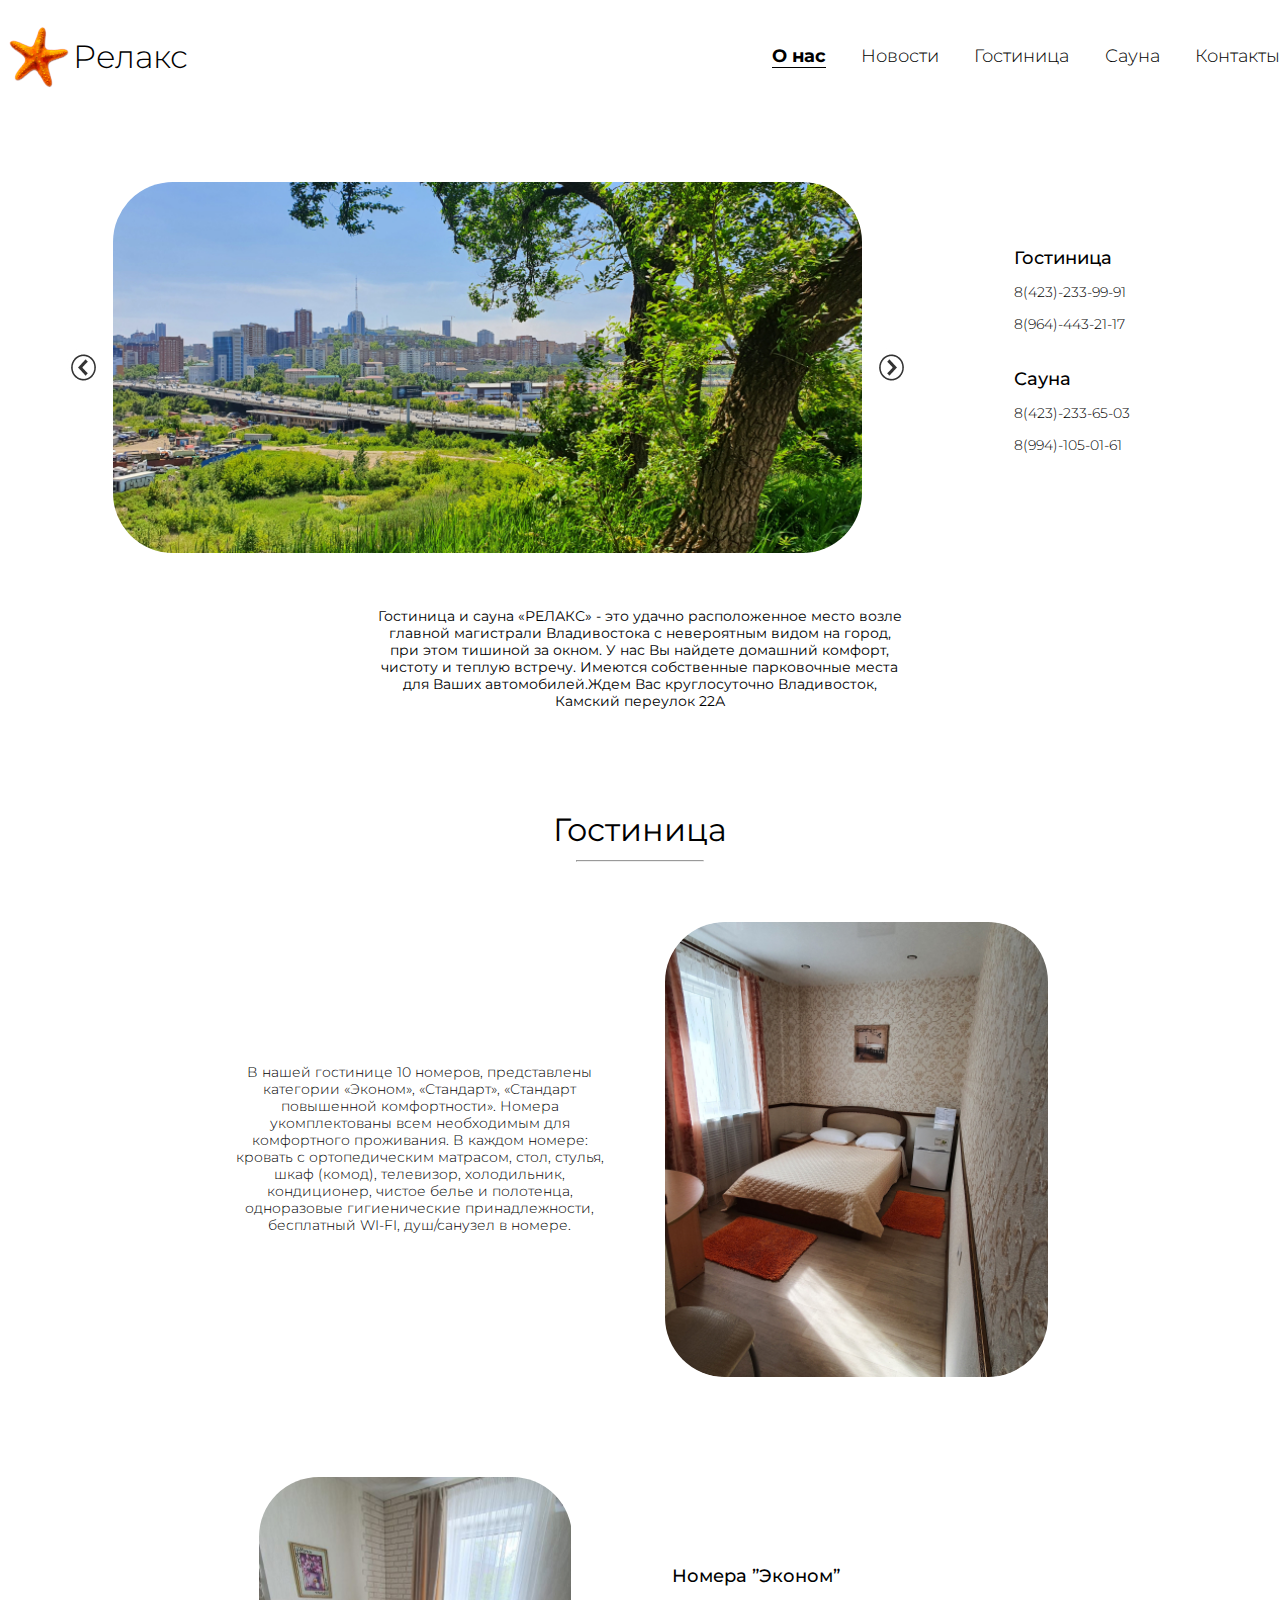
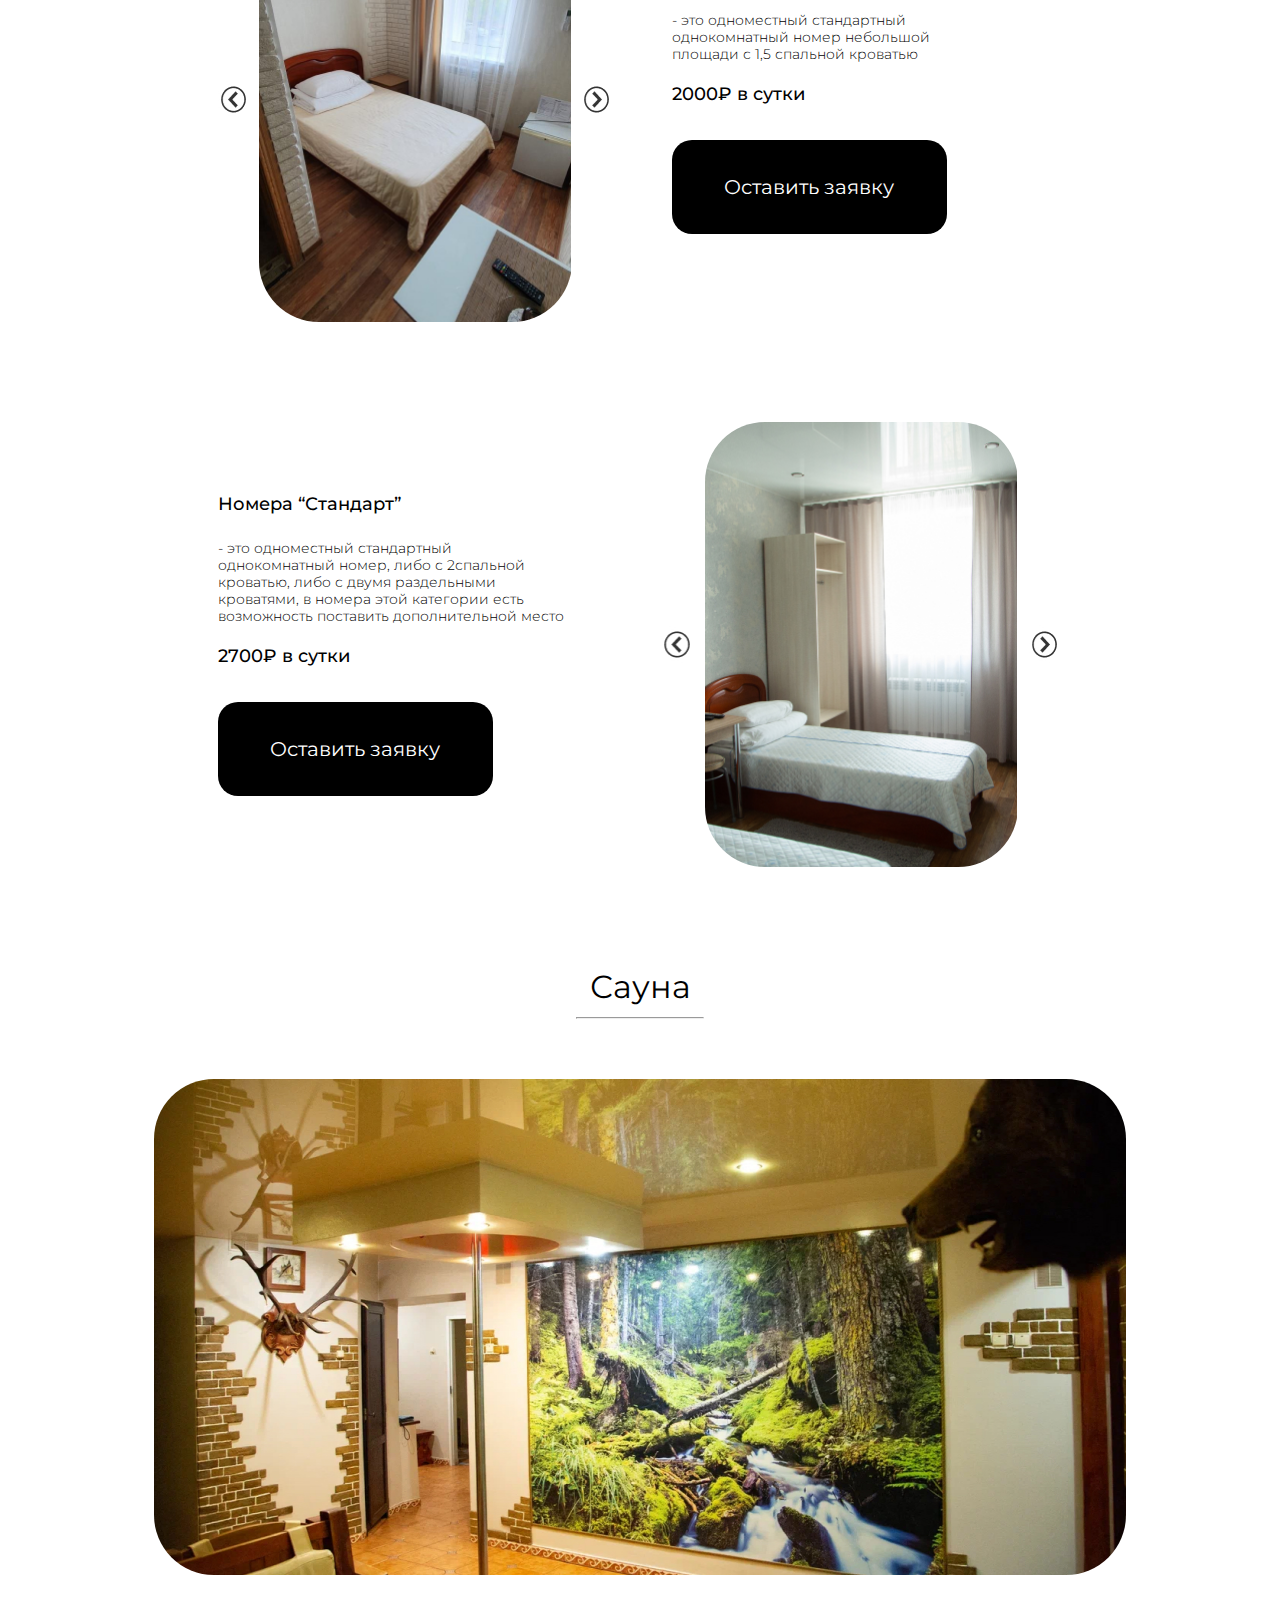
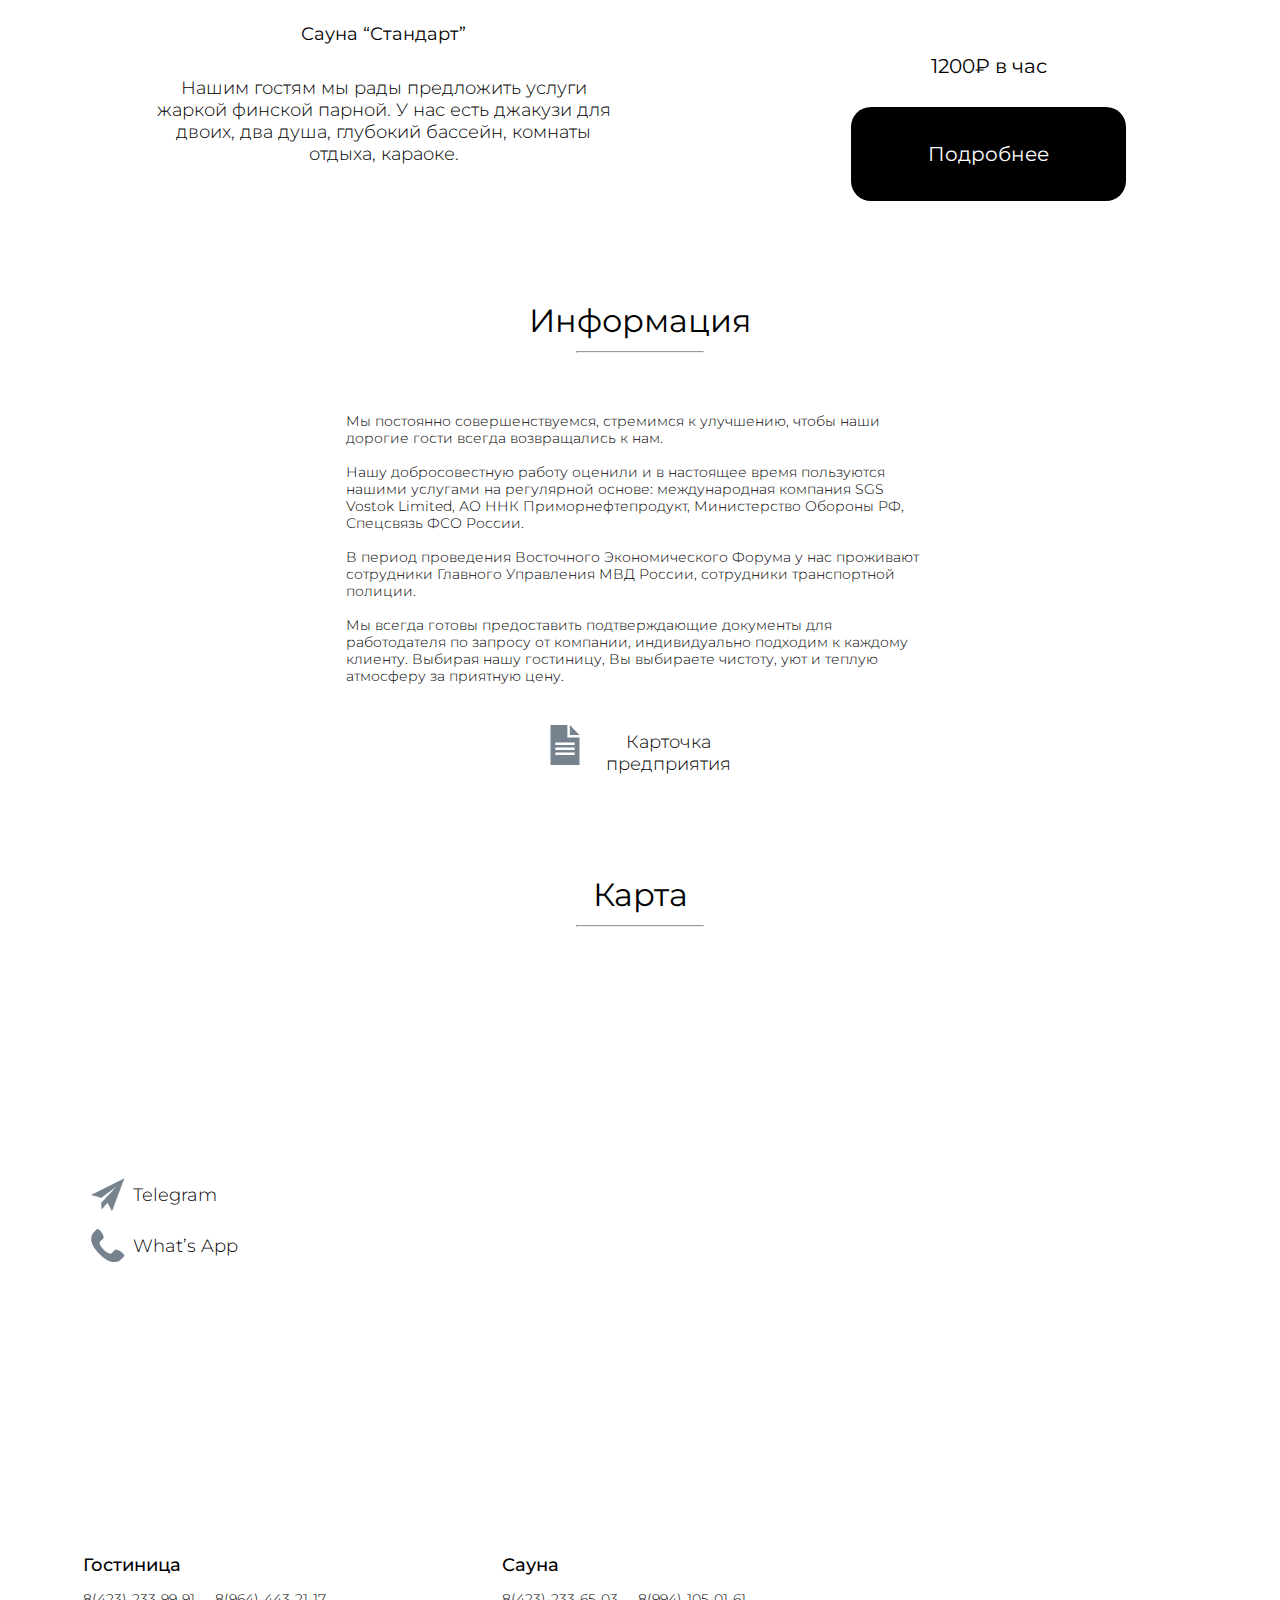
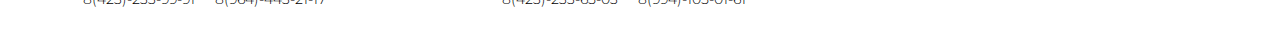
<file: index.html>
<!DOCTYPE html>
<html lang="ru">
<head>
    <meta charset="UTF-8">
    <meta http-equiv="X-UA-Compatible" content="IE=edge">
    <meta name="viewport" content="width=device-width, initial-scale=1.0">
    <link rel="stylesheet" href="./assets/style/style.css">
    <link rel="stylesheet" href="./assets/script/slick/slick-theme.css">
    <link rel="stylesheet" href="./assets/script/slick/slick.css">
    <link rel="icon" href="./assets/images/logo.png" type="image/png">
    <link rel="preconnect" href="https://fonts.googleapis.com">
    <link rel="preconnect" href="https://fonts.gstatic.com" crossorigin>
    <link href="https://fonts.googleapis.com/css2?family=Montserrat:wght@300;400;500;700&display=swap" rel="stylesheet">

    <title>Релакс</title>
</head>

<body>
    <div class="ABOUTUS-PAGE--"> <!-- NAME OF PAGE -->
                    <!-- HEADER -->

    <header>

        <div class="container">
           <a href="index.html" class="logo">
                <img src="./assets/images/logo.png" alt="">
                <h1 class="title">Релакс</h1>
            </a>
            <div class="header__burger">
                <span></span>
            </div>
            <ul class="nav" id="nav">
                <li class="nav__element">
                    <a href="#" class="active">О нас</a>
                </li>
                <li class="nav__element">
                    <a href="">Новости</a>
                </li>
                <li class="nav__element">
                    <a href="hotel.html">Гостиница</a>
                </li>
                <li class="nav__element">
                    <a href="sauna.html">Сауна</a>
                </li>
                <li class="nav__element">
                    <a href="contacts.html">Контакты</a>
                </li>
            </ul>  
        </div>
       
    </header>

                    <!-- BANNER -->



        <div class="container">
            <div class="banner">
                    
                <button class="arrow arrow-left banner-arrow-left">&nbsp;&nbsp;&nbsp;&nbsp;&nbsp;&nbsp;&nbsp;&nbsp;</button>
                <div class="banner__slider">
                    
                    <div class="slider banner-slider-for-js">
                        <div class="slide">
                            <div class="image" style="background-image: url('./assets/images/banners/banner_1.jpg');"></div>
                        </div>
                        <div class="slide">
                            <div class="image" style="background-image: url('./assets/images/banners/banner_4.jpg');"></div>
                        </div>
                        <div class="slide">
                            <div class="image" style="background-image: url('./assets/images/banners/banner_3.jpg');"></div>
                        </div>
                        <div class="slide">
                            <div class="image" style="background-image: url('./assets/images/banners/banner_7.jpg');"></div>
                        </div>

                        <div class="slide">
                            <div class="image" style="background-image: url('./assets/images/banners/banner_2.jpg');"></div>
                        </div>
                        <div class="slide">
                            <div class="image" style="background-image: url('./assets/images/banners/banner_5.jpg');"></div>
                        </div>
                        <div class="slide">
                            <div class="image" style="background-image: url('./assets/images/banners/banner_6.jpg');"></div>
                        </div>
                    </div>  
                </div>
                <button class="arrow arrow-right banner-arrow-right">&nbsp;&nbsp;&nbsp;&nbsp;&nbsp;&nbsp;&nbsp;&nbsp;</button>
    
                <div class="banner_text">
                    <div class="banner__text-block">
                        <h3>Гостиница</h3>
                        <p><a href="tel:+74232339991">8(423)-233-99-91</a></p>
                        <p><a href="tel:+79644432117">8(964)-443-21-17</a></p>
                    </div>
                    <div class="banner__text-block">
                        <h3>Сауна</h3>
                        <p><a href="tel:+74232336503">8(423)-233-65-03</a></p>
                        <p><a href="tel:+79941050161">8(994)-105-01-61</a></p>
                    </div>
                </div>
                <!-- <a href="tel:+"></a> -->
            </div>
    
                        <!-- ABOUT US -->
    
            <div class="aboutus">
                <p>
                    Гостиница и сауна «РЕЛАКС» - это удачно расположенное место
                    возле главной магистрали Владивостока с невероятным видом на
                    город, при этом тишиной за окном. У нас Вы найдете домашний
                    комфорт, чистоту и теплую встречу. Имеются собственные
                    парковочные места для Ваших автомобилей.Ждем Вас круглосуточно
                    Владивосток, Камский переулок 22А
                </p>
            </div>
        </div>
    
        <main>
            <div class="container">
    
                        <!-- HOTEL PREVIEW -->
                <div class="head-title">
                    <h1>Гостиница</h1>
                    <hr>
                </div>
                <div class="hotel-preview">
                    <p class="hotel-preview__text">
                        В нашей гостинице 10 номеров, представлены категории «Эконом»,
                        «Стандарт», «Стандарт повышенной комфортности». Номера
                        укомплектованы всем необходимым для комфортного проживания. В каждом
                        номере: кровать с ортопедическим матрасом, стол, стулья, шкаф (комод),
                        телевизор, холодильник, кондиционер, чистое белье и полотенца,
                        одноразовые гигиенические принадлежности, бесплатный WI-FI,
                        душ/санузел в номере.
                    </p>
                    <div class="hotel-preview__image">
                        <div class="img"></div>
                        <span></span>
                        <svg viewBox="0 0 382 450"></svg>
                    </div>
                </div>
    
                        <!-- ABOUT HOTEL -->
    
                <div class="about-hotel">
                <div class="about-hotel__block">
                    <button class="arrow arrow-left about-hotel-arrow-left-one">&nbsp;&nbsp;&nbsp;&nbsp;&nbsp;&nbsp;&nbsp;&nbsp;</button>
                    <div class="about-hotel__slider">
                        <div class="slider about-hotel-slider-one">
                            <div class="slide">
                                <div class="image" style="background-image: url('./assets/images/photo/room-5.jpg');"></div>
                            </div>
                            <div class="slide">
                                <div class="image" style="background-image: url('./assets/images/photo/room-6.jpg');"></div>
                            </div>
                            <div class="slide">
                                <div class="image" style="background-image: url('./assets/images/photo/room-7.jpg');"></div>
                            </div>
                            <div class="slide">
                                <div class="image" style="background-image: url('./assets/images/photo/room-8.jpg');"></div>
                            </div>
                        </div> 
                    </div>
                    <button class="arrow arrow-right about-hotel-arrow-right-one">&nbsp;&nbsp;&nbsp;&nbsp;&nbsp;&nbsp;&nbsp;&nbsp;</button>
                
                    <div class="about-hotel__description">
                        <h3 class="title">Номера ”Эконом”</h3>
                        <p class="text">- это одноместный стандартный однокомнатный
                        номер небольшой площади с 1,5 спальной кроватью</p>
                        <p class="price">2000₽ в сутки</p>
                    
                        <a href="hotel.html#feedback" class="request-group"><div class="request-btn">Оставить заявку</div></a>
                    </div>
                </div>
    
    
                <!-- 2 block-->
    
    
                <div class="about-hotel__block">
                    <div class="about-hotel__description">
                        <h3 class="title">Номера “Стандарт”</h3>
                        <p class="text">- это одноместный стандартный однокомнатный
                            номер, либо с 2спальной кроватью, либо с двумя раздельными кроватями, в
                            номера этой категории есть возможность поставить дополнительной место</p>
                        <p class="price">2700₽ в сутки</p>
                    
                        <a href="hotel.html#feedback" class="request-group"><div class="request-btn">Оставить заявку</div></a>
                    </div>
                    <button class="arrow arrow-left about-hotel-arrow-left-two">&nbsp;&nbsp;&nbsp;&nbsp;&nbsp;&nbsp;&nbsp;&nbsp;</button>
                    <div class="about-hotel__slider">
                        <div class="slider about-hotel-slider-two">
                            <div class="slide">
                                <div class="image" style="background-image: url('./assets/images/photo/room-12.jpg');"></div>
                            </div>
                            <div class="slide">
                                <div class="image" style="background-image: url('./assets/images/photo/room-10.jpg');"></div>
                            </div>
                            <div class="slide">
                                <div class="image" style="background-image: url('./assets/images/photo/room-11.jpg');"></div>
                            </div>
                            <div class="slide">
                                <div class="image" style="background-image: url('./assets/images/photo/room-13.jpg');"></div>
                            </div>
                            <div class="slide">
                                <div class="image" style="background-image: url('./assets/images/photo/room-14.jpg');"></div>
                            </div>
                            <div class="slide">
                                <div class="image" style="background-image: url('./assets/images/photo/room-15.jpg');"></div>
                            </div>
                            <div class="slide">
                                <div class="image" style="background-image: url('./assets/images/photo/room-16.jpg');"></div>
                            </div>
                            <div class="slide">
                                <div class="image" style="background-image: url('./assets/images/photo/room-17.jpg');"></div>
                            </div>
                            <div class="slide">
                                <div class="image" style="background-image: url('./assets/images/photo/room-9.jpg');"></div>
                            </div>
                        </div> 
                    </div>
                    <button class="arrow arrow-right about-hotel-arrow-right-two">&nbsp;&nbsp;&nbsp;&nbsp;&nbsp;&nbsp;&nbsp;&nbsp;</button>
                
                </div>
    
                </div>
    
                        <!-- SAUNA -->
    
                <div class="head-title">
                    <h1>Сауна</h1>
                    <hr>
                </div>
                <div class="sauna">
                    
                    <div class="sauna__image">
                        <div class="img"></div>
                        <span></span>
                        <svg viewBox="0 0 978 495"></svg>
                    </div>
                    <div class="sauna__description">
                        <div class="block">
                           <h3 class="title">Сауна “Стандарт”</h3>
                            <p class="text">
                                Нашим гостям мы рады предложить услуги жаркой финской парной. У
                                нас есть джакузи для двоих, 
                                два душа, глубокий бассейн, комнаты отдыха,
                                караоке.
                            </p>  
                        </div>
                       
                        <div class="block">
                            <p class="price">1200₽ в час</p>
                            <a href="sauna.html#sauna-feedback" class="request-group"><div class="request-btn">Подробнее</div></a>
                        </div>
                        
                    </div>
                </div>
                        <!-- INFO -->
    
                <div class="head-title">
                    <h1>Информация</h1>
                    <hr>
                </div>
                <div class="info">
                    <p class="text">Мы постоянно совершенствуемся, стремимся к улучшению, чтобы
                        наши дорогие гости всегда возвращались к нам. 
                        <br>
                        <br>
                        Нашу добросовестную работу оценили и в настоящее время
                        пользуются нашими услугами на регулярной основе: международная
                        компания SGS Vostok Limited, АО ННК Приморнефтепродукт, Министерство
                        Обороны РФ, Спецсвязь ФСО России. 
                        <br>
                        <br>
                        В период проведения Восточного
                        Экономического Форума у нас проживают сотрудники Главного Управления
                        МВД России, сотрудники транспортной полиции.
                        <br>
                        <br>
                        Мы всегда готовы предоставить подтверждающие документы для
                        работодателя по запросу от компании, индивидуально подходим к каждому
                        клиенту. 
                        Выбирая нашу гостиницу, Вы выбираете чистоту, уют и теплую
                        атмосферу за приятную цену.</p>
                    <div class="doc">
                        <img src="./assets/images/icons/doc.png" alt="">
                        <p class="doc-title">Карточка
                            предприятия</p>
                    </div>
                </div>
    
                        <!-- MAP -->
                <div class="head-title">
                    <h1>Карта</h1>
                    <hr>
                </div>
                <div class="map">
                    <div class="map__social-networks">
                        <a href="#" class="link">
                            <img src="./assets/images/icons/telegram.png" alt="">
                            <p>Telegram</p>
                        </a>
                        <a href="#" class="link">
                            <img src="./assets/images/icons/phone.png" alt="">
                            <p>What’s App</p>
                        </a>
                    </div>
                    <div class="map__interactive-map">
                        <iframe src="https://www.google.com/maps/embed?pb=!1m18!1m12!1m3!1d2911.3124911799046!2d131.9105213158263!3d43.13996689348303!2m3!1f0!2f0!3f0!3m2!1i1024!2i768!4f13.1!3m3!1m2!1s0x5fb392261ca65701%3A0x81f3095583f08f89!2z0JPQvtGB0YLQuNC90LjRhtCwL9Ch0LDRg9C90LAgItCg0JXQm9CQ0JrQoSI!5e0!3m2!1sru!2sru!4v1669619193970!5m2!1sru!2sru" style="border:0;" allowfullscreen="" loading="lazy" referrerpolicy="no-referrer-when-downgrade"></iframe>
                    </div>
                </div>
            </div>
        </main>



    </div> <!-- END PAGE -->
    
                    <!-- FOOTER -->
    <footer>
        <div class="container">
            <div class="footer__contacts">
                <div class="block">
                   <h3 class="title">Гостиница</h3>
                    <p class="number"><a href="tel:+74232339991">8(423)-233-99-91</a></p>
                    <p class="number"><a href="tel:+79644432117">8(964)-443-21-17</a></p> 
                </div>
                <div class="block">
                    <h3 class="title">Сауна</h3>
                     <p class="number"><a href="tel:+74232336503">8(423)-233-65-03</a></p>
                     <p class="number"><a href="tel:+79941050161">8(994)-105-01-61</a></p> 
                 </div>
            </div>
        </div>
    </footer>



    <script src="./assets/script/jquery-1.11.2.min.js"></script>
    <script src="./assets/script/slick/slick.min.js"></script>
    <script src="./assets/script/main.js"></script>

</body>
</html>
</file>
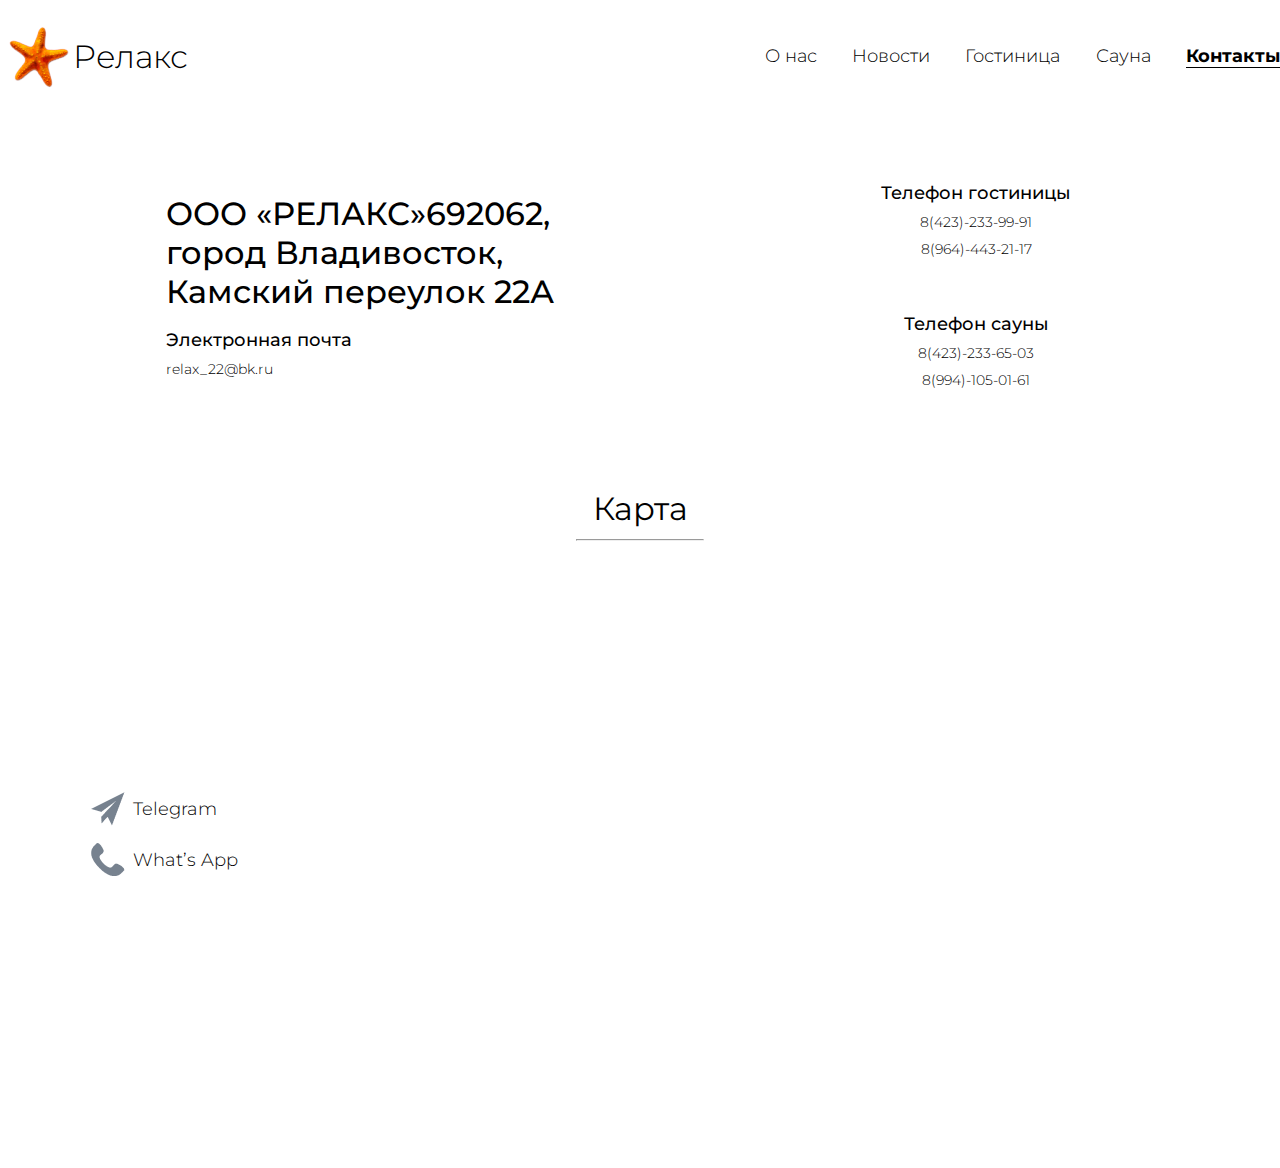
<file: contacts.html>
<!DOCTYPE html>
<html lang="ru">
<head>
    <meta charset="UTF-8">
    <meta http-equiv="X-UA-Compatible" content="IE=edge">
    <meta name="viewport" content="width=device-width, initial-scale=1.0">
    <link rel="stylesheet" href="./assets/style/style.css">
    <link rel="stylesheet" href="./assets/script/slick/slick-theme.css">
    <link rel="stylesheet" href="./assets/script/slick/slick.css">
    <link rel="icon" href="./assets/images/logo.png" type="image/png">
    <link rel="preconnect" href="https://fonts.googleapis.com">
    <link rel="preconnect" href="https://fonts.gstatic.com" crossorigin>
    <link href="https://fonts.googleapis.com/css2?family=Montserrat:wght@300;400;500;700&display=swap" rel="stylesheet">

    <title>Релакс</title>
</head>

<body>
    <div class="CONTACTS-PAGE--"> <!-- NAME OF PAGE -->


                    <!-- HEADER -->

    <header>

        <div class="container">
           <a href="index.html" class="logo">
                <img src="./assets/images/logo.png" alt="">
                <h1 class="title">Релакс</h1>
            </a>
            <div class="header__burger">
                <span></span>
            </div>
            <ul class="nav" id="nav">
                <li class="nav__element">
                    <a href="index.html">О нас</a>
                </li>
                <li class="nav__element">
                    <a href="">Новости</a>
                </li>
                <li class="nav__element">
                    <a href="hotel.html">Гостиница</a>
                </li>
                <li class="nav__element">
                    <a href="sauna.html">Сауна</a>
                </li>
                <li class="nav__element">
                    <a href="">Контакты</a>
                </li>
            </ul>  
        </div>
       
    </header>
       
        
        <main>
            <div class="container">
                <div class="info">
                    <div class="about-company">
                        <h1 class="title">ООО «РЕЛАКС»692062, город Владивосток,
                            Камский переулок 22А</h1>
                        <h3>Электронная почта</h3>
                        <p>relax_22@bk.ru</p>
                    </div>
                    <div class="contacts">
                        <div class="block">
                            <h3>Телефон гостиницы</h3>
                            <p><a href="tel:+74232339991">8(423)-233-99-91</a></p>
                            <p><a href="tel:+79644432117">8(964)-443-21-17</a></p>
                        </div>
                        <div class="block">
                            <h3>Телефон сауны</h3>
                            <p><a href="tel:+74232336503">8(423)-233-65-03</a></p>
                            <p><a href="tel:+79941050161">8(994)-105-01-61</a></p>
                         </div>
                    </div>
                </div>
                
    
                        <!-- MAP -->
                <div class="head-title">
                    <h1>Карта</h1>
                    <hr>
                </div>
                <div class="map">
                    <div class="map__social-networks">
                        <a href="#" class="link">
                            <img src="./assets/images/icons/telegram.png" alt="">
                            <p>Telegram</p>
                        </a>
                        <a href="#" class="link">
                            <img src="./assets/images/icons/phone.png" alt="">
                            <p>What’s App</p>
                        </a>
                    </div>
                    <div class="map__interactive-map">
                        <iframe src="https://www.google.com/maps/embed?pb=!1m18!1m12!1m3!1d2911.3124911799046!2d131.9105213158263!3d43.13996689348303!2m3!1f0!2f0!3f0!3m2!1i1024!2i768!4f13.1!3m3!1m2!1s0x5fb392261ca65701%3A0x81f3095583f08f89!2z0JPQvtGB0YLQuNC90LjRhtCwL9Ch0LDRg9C90LAgItCg0JXQm9CQ0JrQoSI!5e0!3m2!1sru!2sru!4v1669619193970!5m2!1sru!2sru" style="border:0;" allowfullscreen="" loading="lazy" referrerpolicy="no-referrer-when-downgrade"></iframe>
                    </div>
                </div>
            </div>
        </main>



    </div> <!-- END PAGE -->
    
                    <!-- FOOTER NONE! -->



    <script src="./assets/script/jquery-1.11.2.min.js"></script>
    <script src="./assets/script/slick/slick.min.js"></script>
    <script src="./assets/script/main.js"></script>

</body>
</html>
</file>
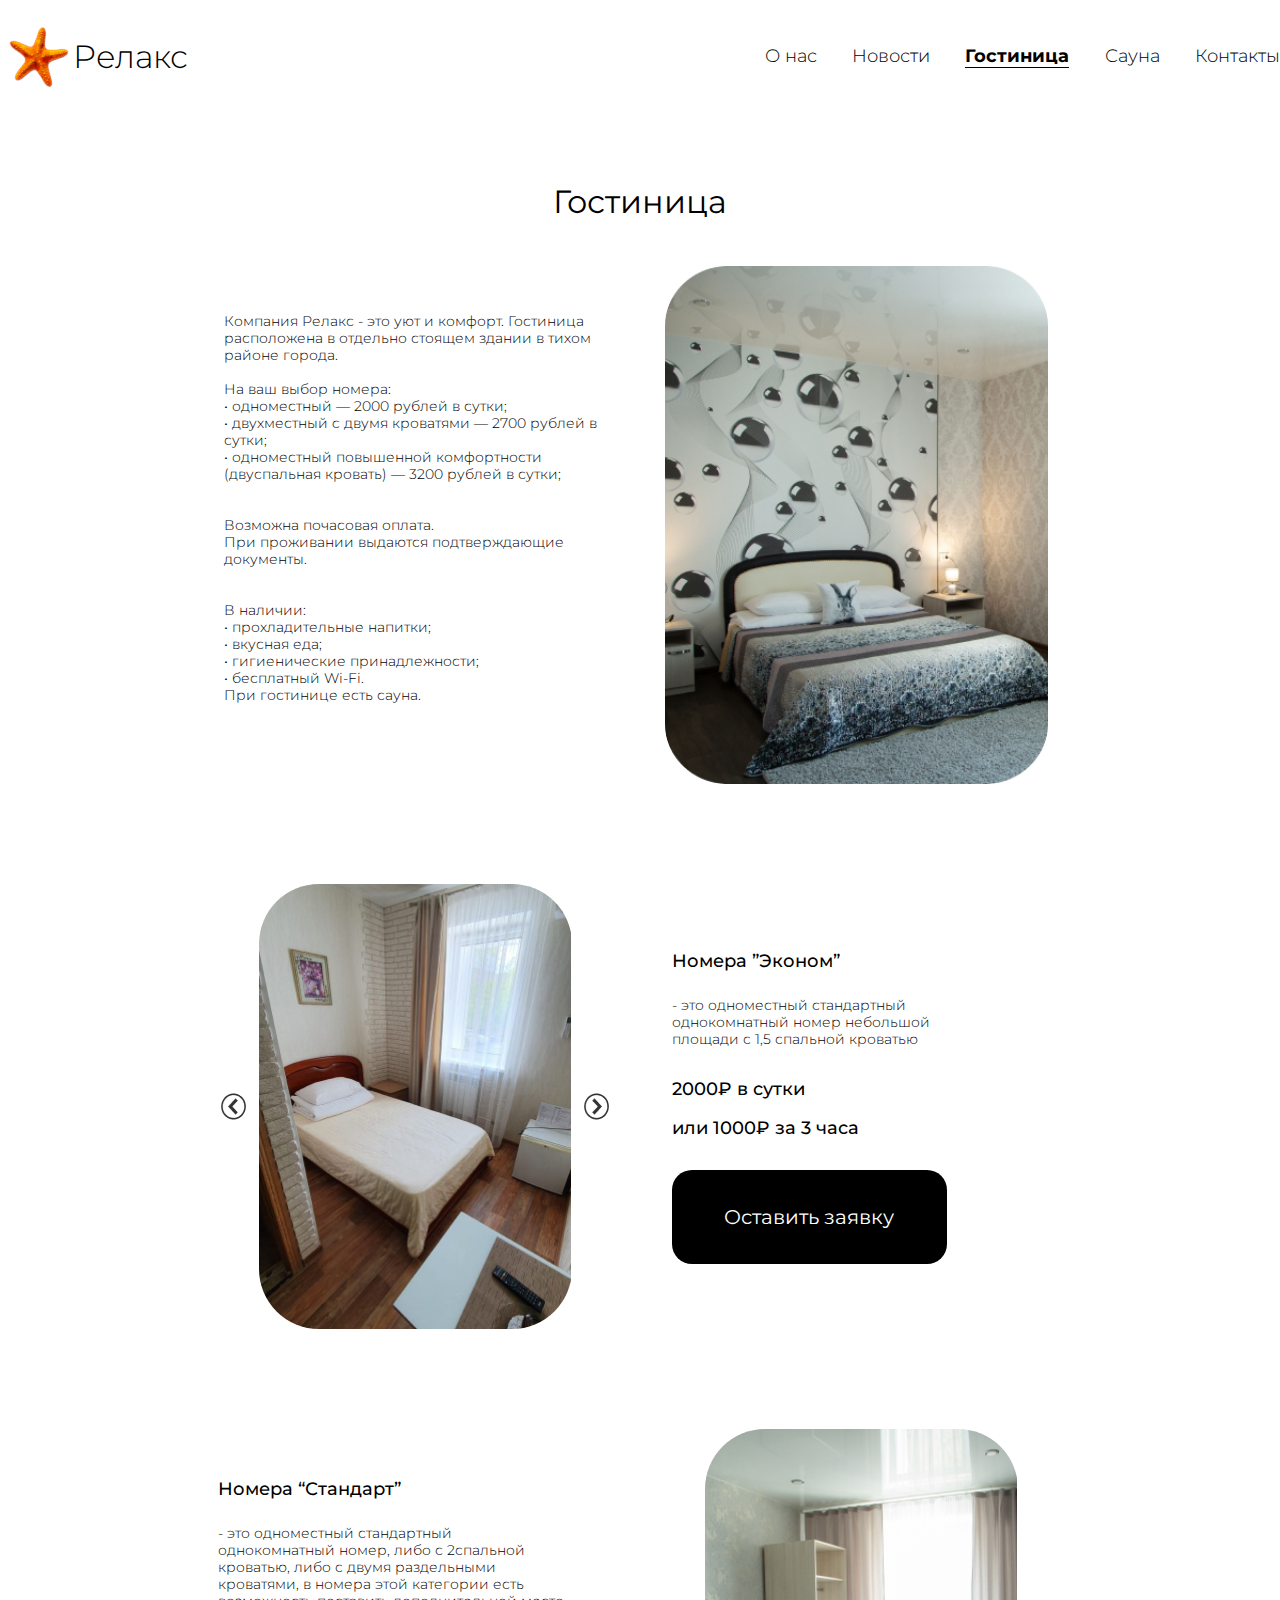
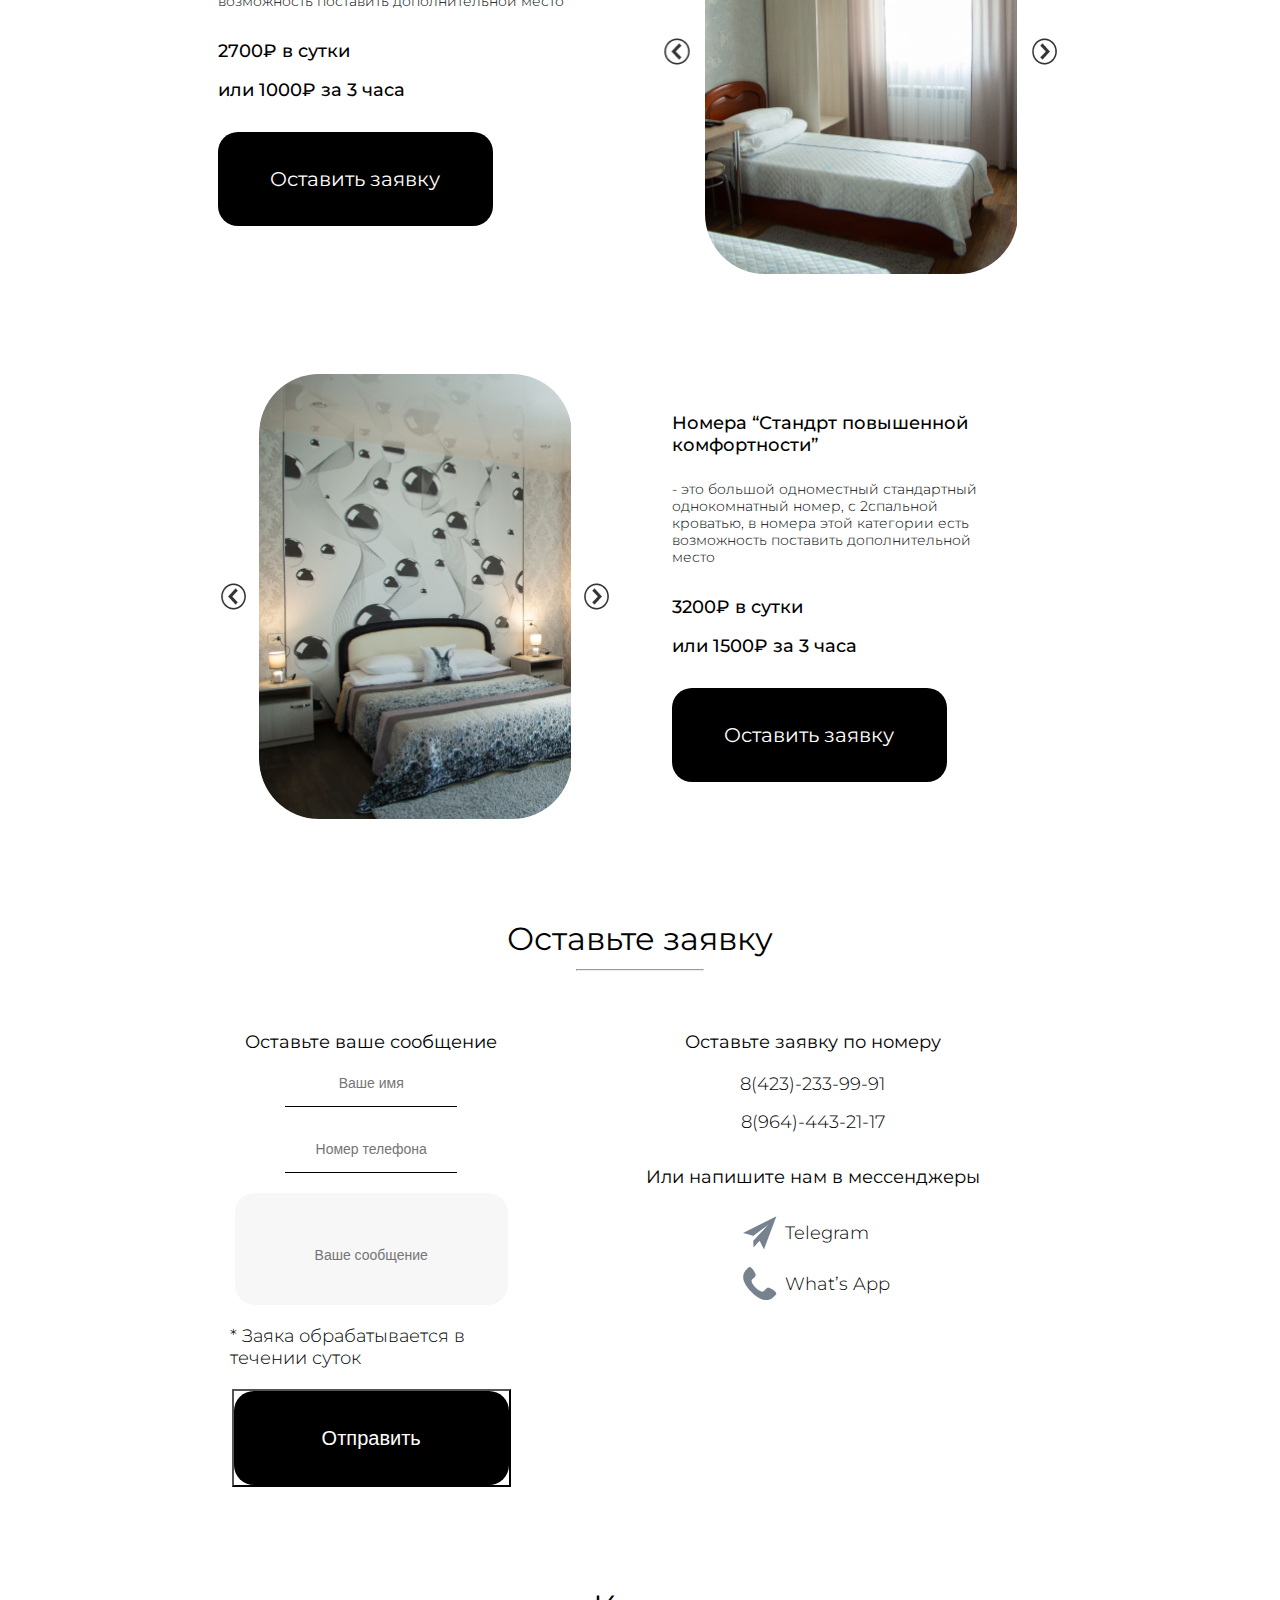
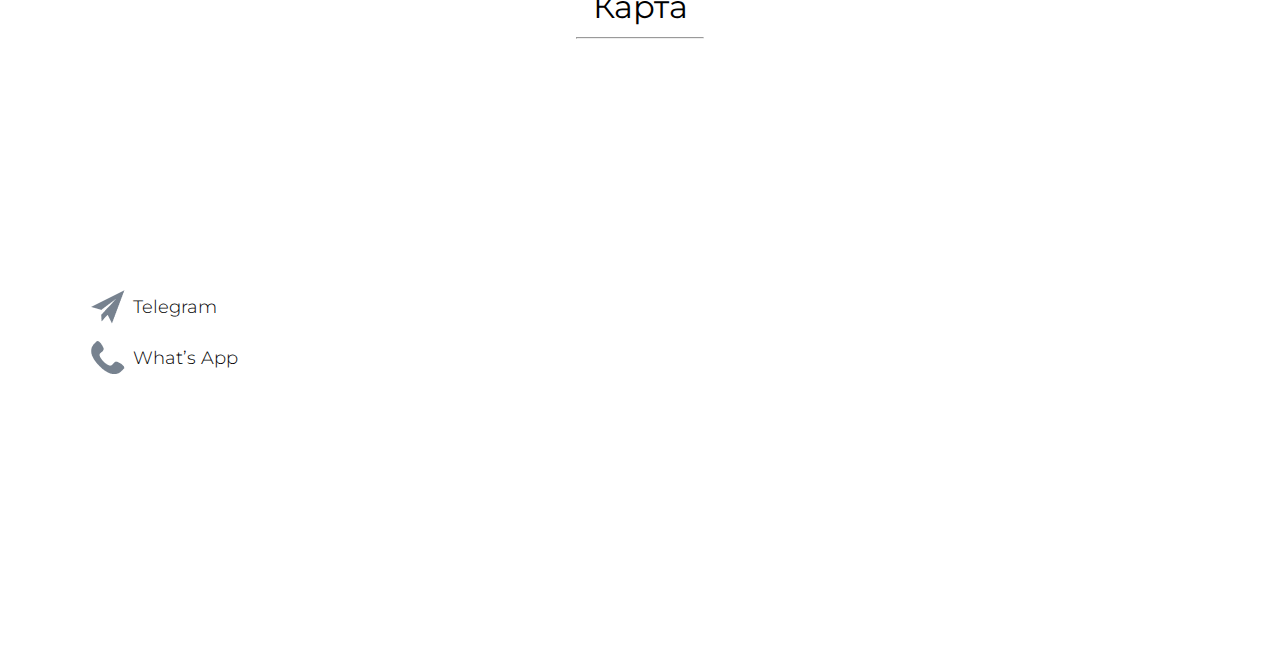
<file: hotel.html>
<!DOCTYPE html>
<html lang="ru">
<head>
    <meta charset="UTF-8">
    <meta http-equiv="X-UA-Compatible" content="IE=edge">
    <meta name="viewport" content="width=device-width, initial-scale=1.0">
    <link rel="stylesheet" href="./assets/style/style.css">
    <link rel="stylesheet" href="./assets/script/slick/slick-theme.css">
    <link rel="stylesheet" href="./assets/script/slick/slick.css">
    <link rel="icon" href="./assets/images/logo.png" type="image/png">
    <link rel="preconnect" href="https://fonts.googleapis.com">
    <link rel="preconnect" href="https://fonts.gstatic.com" crossorigin>
    <link href="https://fonts.googleapis.com/css2?family=Montserrat:wght@300;400;500;700&display=swap" rel="stylesheet">

    <title>Релакс</title>
</head>

<body>
    <div class="HOTEL-PAGE--"> <!-- NAME OF PAGE -->


                    <!-- HEADER -->

    <header>

        <div class="container">
           <a href="index.html" class="logo">
                <img src="./assets/images/logo.png" alt="">
                <h1 class="title">Релакс</h1>
            </a>
            <div class="header__burger">
                <span></span>
            </div>
            <ul class="nav" id="nav">
                <li class="nav__element">
                    <a href="index.html">О нас</a>
                </li>
                <li class="nav__element">
                    <a href="">Новости</a>
                </li>
                <li class="nav__element">
                    <a href="hotel.html">Гостиница</a>
                </li>
                <li class="nav__element">
                    <a href="sauna.html">Сауна</a>
                </li>
                <li class="nav__element">
                    <a href="contacts.html">Контакты</a>
                </li>
            </ul>  
        </div>
       
    </header>

                

        
        
        <main>
            <div class="container">
                <h1 class="title-of-page">Гостиница</h1>


                        <!-- HOTEL PREVIEW -->


                <div class="hotel-preview">
                    <p class="hotel-preview__text">
                        Компания Релакс - это уют и комфорт. Гостиница расположена в отдельно стоящем здании в тихом районе города.
                        <br><br>
                        На ваш выбор номера:<br>
                        • одноместный — 2000 рублей в сутки;<br>
                        • двухместный c двумя кроватями — 2700 рублей в сутки;<br>
                        • одноместный повышенной комфортности (двуспальная кровать) — 3200 рублей в сутки;<br>
                        <br><br>
                        Возможна почасовая оплата.<br>
                        При проживании выдаются подтверждающие документы.<br>
                        <br><br>
                        В наличии:<br>
                        • прохладительные напитки;<br>
                        • вкусная еда;<br>
                        • гигиенические принадлежности;<br>
                        • бесплатный Wi-Fi.<br>
                        При гостинице есть сауна.<br>
                        <br><br>
                    </p>
                    <div class="hotel-preview__image">
                        <div class="img"></div>
                        <span></span>
                        <svg viewBox="0 0 361 485"></svg>
                    </div>
                </div>
    
                        <!-- ABOUT HOTEL -->
                <div class="about-hotel">

                    <!-- 1 block-->

                    <div class="about-hotel__block">
                        <button class="arrow arrow-left about-hotel-arrow-left-one">&nbsp;&nbsp;&nbsp;&nbsp;&nbsp;&nbsp;&nbsp;&nbsp;</button>
                        <div class="about-hotel__slider">
                            <div class="slider about-hotel-slider-one">
                                <div class="slide">
                                    <div class="image" style="background-image: url('./assets/images/photo/room-5.jpg');"></div>
                                </div>
                                <div class="slide">
                                    <div class="image" style="background-image: url('./assets/images/photo/room-6.jpg');"></div>
                                </div>
                                <div class="slide">
                                    <div class="image" style="background-image: url('./assets/images/photo/room-7.jpg');"></div>
                                </div>
                                <div class="slide">
                                    <div class="image" style="background-image: url('./assets/images/photo/room-8.jpg');"></div>
                                </div>
                            </div> 
                        </div>
                        <button class="arrow arrow-right about-hotel-arrow-right-one">&nbsp;&nbsp;&nbsp;&nbsp;&nbsp;&nbsp;&nbsp;&nbsp;</button>
                    
                        <div class="about-hotel__description">
                            <h3 class="title">Номера ”Эконом”</h3>
                            <p class="text">- это одноместный стандартный однокомнатный
                            номер небольшой площади с 1,5 спальной кроватью</p>
                            <p class="price">2000₽ в сутки</p>
                            <p class="price">или 1000₽ за 3 часа</p>
                            <a href="#feedback" class="request-group"><div class="request-btn">Оставить заявку</div></a>
                        </div>
                    </div>
        
        
                    <!-- 2 block-->
        
        
                    <div class="about-hotel__block">
                        <div class="about-hotel__description">
                            <h3 class="title">Номера “Стандарт”</h3>
                            <p class="text">- это одноместный стандартный однокомнатный
                                номер, либо с 2спальной кроватью, либо с двумя раздельными кроватями, в
                                номера этой категории есть возможность поставить дополнительной место</p>
                            <p class="price">2700₽ в сутки</p>
                            <p class="price">или 1000₽ за 3 часа</p>
                        
                            <a href="#feedback" class="request-group"><div class="request-btn">Оставить заявку</div></a>
                        </div>
                        <button class="arrow arrow-left about-hotel-arrow-left-two">&nbsp;&nbsp;&nbsp;&nbsp;&nbsp;&nbsp;&nbsp;&nbsp;</button>
                        <div class="about-hotel__slider">
                            <div class="slider about-hotel-slider-two">
                                <div class="slide">
                                    <div class="image" style="background-image: url('./assets/images/photo/room-12.jpg');"></div>
                                </div>
                                <div class="slide">
                                    <div class="image" style="background-image: url('./assets/images/photo/room-10.jpg');"></div>
                                </div>
                                <div class="slide">
                                    <div class="image" style="background-image: url('./assets/images/photo/room-11.jpg');"></div>
                                </div>
                                <div class="slide">
                                    <div class="image" style="background-image: url('./assets/images/photo/room-13.jpg');"></div>
                                </div>
                                <div class="slide">
                                    <div class="image" style="background-image: url('./assets/images/photo/room-14.jpg');"></div>
                                </div>
                                <div class="slide">
                                    <div class="image" style="background-image: url('./assets/images/photo/room-15.jpg');"></div>
                                </div>
                                <div class="slide">
                                    <div class="image" style="background-image: url('./assets/images/photo/room-16.jpg');"></div>
                                </div>
                                <div class="slide">
                                    <div class="image" style="background-image: url('./assets/images/photo/room-17.jpg');"></div>
                                </div>
                                <div class="slide">
                                    <div class="image" style="background-image: url('./assets/images/photo/room-9.jpg');"></div>
                                </div>
                            </div> 
                        </div>
                        <button class="arrow arrow-right about-hotel-arrow-right-two">&nbsp;&nbsp;&nbsp;&nbsp;&nbsp;&nbsp;&nbsp;&nbsp;</button>
                    
                    </div>



                    <!-- 3 block-->
    

                    <div class="about-hotel__block">
                        <button class="arrow arrow-left about-hotel-arrow-left-three">&nbsp;&nbsp;&nbsp;&nbsp;&nbsp;&nbsp;&nbsp;&nbsp;</button>
                        <div class="about-hotel__slider">
                            <div class="slider about-hotel-slider-three">
                                <div class="slide">
                                    <div class="image" style="background-image: url('./assets/images/photo/room-27.jpg');"></div>
                                </div>
                                <div class="slide">
                                    <div class="image" style="background-image: url('./assets/images/photo/room-22.jpg');"></div>
                                </div>
                                <div class="slide">
                                    <div class="image" style="background-image: url('./assets/images/photo/room-28.jpg');"></div>
                                </div>
                                <div class="slide">
                                    <div class="image" style="background-image: url('./assets/images/photo/room-23.jpg');"></div>
                                </div>
                                <div class="slide">
                                    <div class="image" style="background-image: url('./assets/images/photo/room-24.jpg');"></div>
                                </div>
                                <div class="slide">
                                    <div class="image" style="background-image: url('./assets/images/photo/room-25.jpg');"></div>
                                </div>
                                <div class="slide">
                                    <div class="image" style="background-image: url('./assets/images/photo/room-26.jpg');"></div>
                                </div>
                            </div> 
                        </div>
                        <button class="arrow arrow-right about-hotel-arrow-right-three">&nbsp;&nbsp;&nbsp;&nbsp;&nbsp;&nbsp;&nbsp;&nbsp;</button>
                    
                        <div class="about-hotel__description">
                            <h3 class="title">Номера “Стандрт повышенной
                                комфортности”</h3>
                            <p class="text">- это большой
                                одноместный стандартный однокомнатный номер, с 2спальной кроватью, в
                                номера этой категории есть возможность поставить дополнительной место</p>
                            <p class="price">3200₽ в сутки</p>
                            <p class="price">или 1500₽ за 3 часа</p>
                            <a href="#feedback" class="request-group"><div class="request-btn">Оставить заявку</div></a>
                        </div>
                    </div>

                </div>


                        <!-- FEEDBACK -->
                <div class="head-title" id="feedback">
                    <h1>Оставьте заявку</h1>
                    <hr>
                </div>
                <div class="feedback">
                    <div class="block">
                        <h3 class="title">Оставьте ваше сообщение</h3>
                        <form>
                            <!-- Hidden Required Fields -->
                            <input type="hidden" name="project_name" value="Релакс">
                            <input type="hidden" name="admin_email" value="filonovmaksimh@gmail.com">
                            <input type="hidden" name="form_subject" value="страница Гостиница">
                            <!-- END Hidden Required Fields -->


                            <input type="text" name="Name" class="feedback_input" placeholder="Ваше имя" required/>
                            <input type="text" name="Phone" class="feedback_input" placeholder="Номер телефона" required/>
                            <input type="text" name="Message" class="message" placeholder="Ваше сообщение"></input>
                            <p class="text">
                                * Заяка обрабатывается 
                                в течении суток
                            </p>
                            <button href="#" class="request-group"><div class="request-btn">Отправить</div></button>
                        </form>
                    </div>
                    <div class="block">
                        <h3 class="title">Оставьте заявку по номеру</h3>
                        <p class="number"><a href="tel:+74232339991">8(423)-233-99-91</a></p>
                        <p class="number"><a href="tel:+79644432117">8(964)-443-21-17</a></p>
                        <h3 class="title">Или напишите нам в мессенджеры</h3>
                        <a href="#" class="link">
                            <img src="./assets/images/icons/telegram.png" alt="">
                            <p>Telegram</p>
                        </a>
                        <a href="#" class="link">
                            <img src="./assets/images/icons/phone.png" alt="">
                            <p>What’s App</p>
                        </a>
                    </div>
                </div>
                
    
                        <!-- MAP -->
                <div class="head-title">
                    <h1>Карта</h1>
                    <hr>
                </div>
                <div class="map">
                    <div class="map__social-networks">
                        <a href="#" class="link">
                            <img src="./assets/images/icons/telegram.png" alt="">
                            <p>Telegram</p>
                        </a>
                        <a href="#" class="link">
                            <img src="./assets/images/icons/phone.png" alt="">
                            <p>What’s App</p>
                        </a>
                    </div>
                    <div class="map__interactive-map">
                        <iframe src="https://www.google.com/maps/embed?pb=!1m18!1m12!1m3!1d2911.3124911799046!2d131.9105213158263!3d43.13996689348303!2m3!1f0!2f0!3f0!3m2!1i1024!2i768!4f13.1!3m3!1m2!1s0x5fb392261ca65701%3A0x81f3095583f08f89!2z0JPQvtGB0YLQuNC90LjRhtCwL9Ch0LDRg9C90LAgItCg0JXQm9CQ0JrQoSI!5e0!3m2!1sru!2sru!4v1669619193970!5m2!1sru!2sru" style="border:0;" allowfullscreen="" loading="lazy" referrerpolicy="no-referrer-when-downgrade"></iframe>
                    </div>
                </div>
            </div>
        </main>



    </div> <!-- END PAGE -->
    
                    <!-- FOOTER NONE! -->



    <script src="./assets/script/jquery-1.11.2.min.js"></script>
    <script src="./assets/script/slick/slick.min.js"></script>
    <script src="./assets/script/main.js"></script>

</body>
</html>
</file>
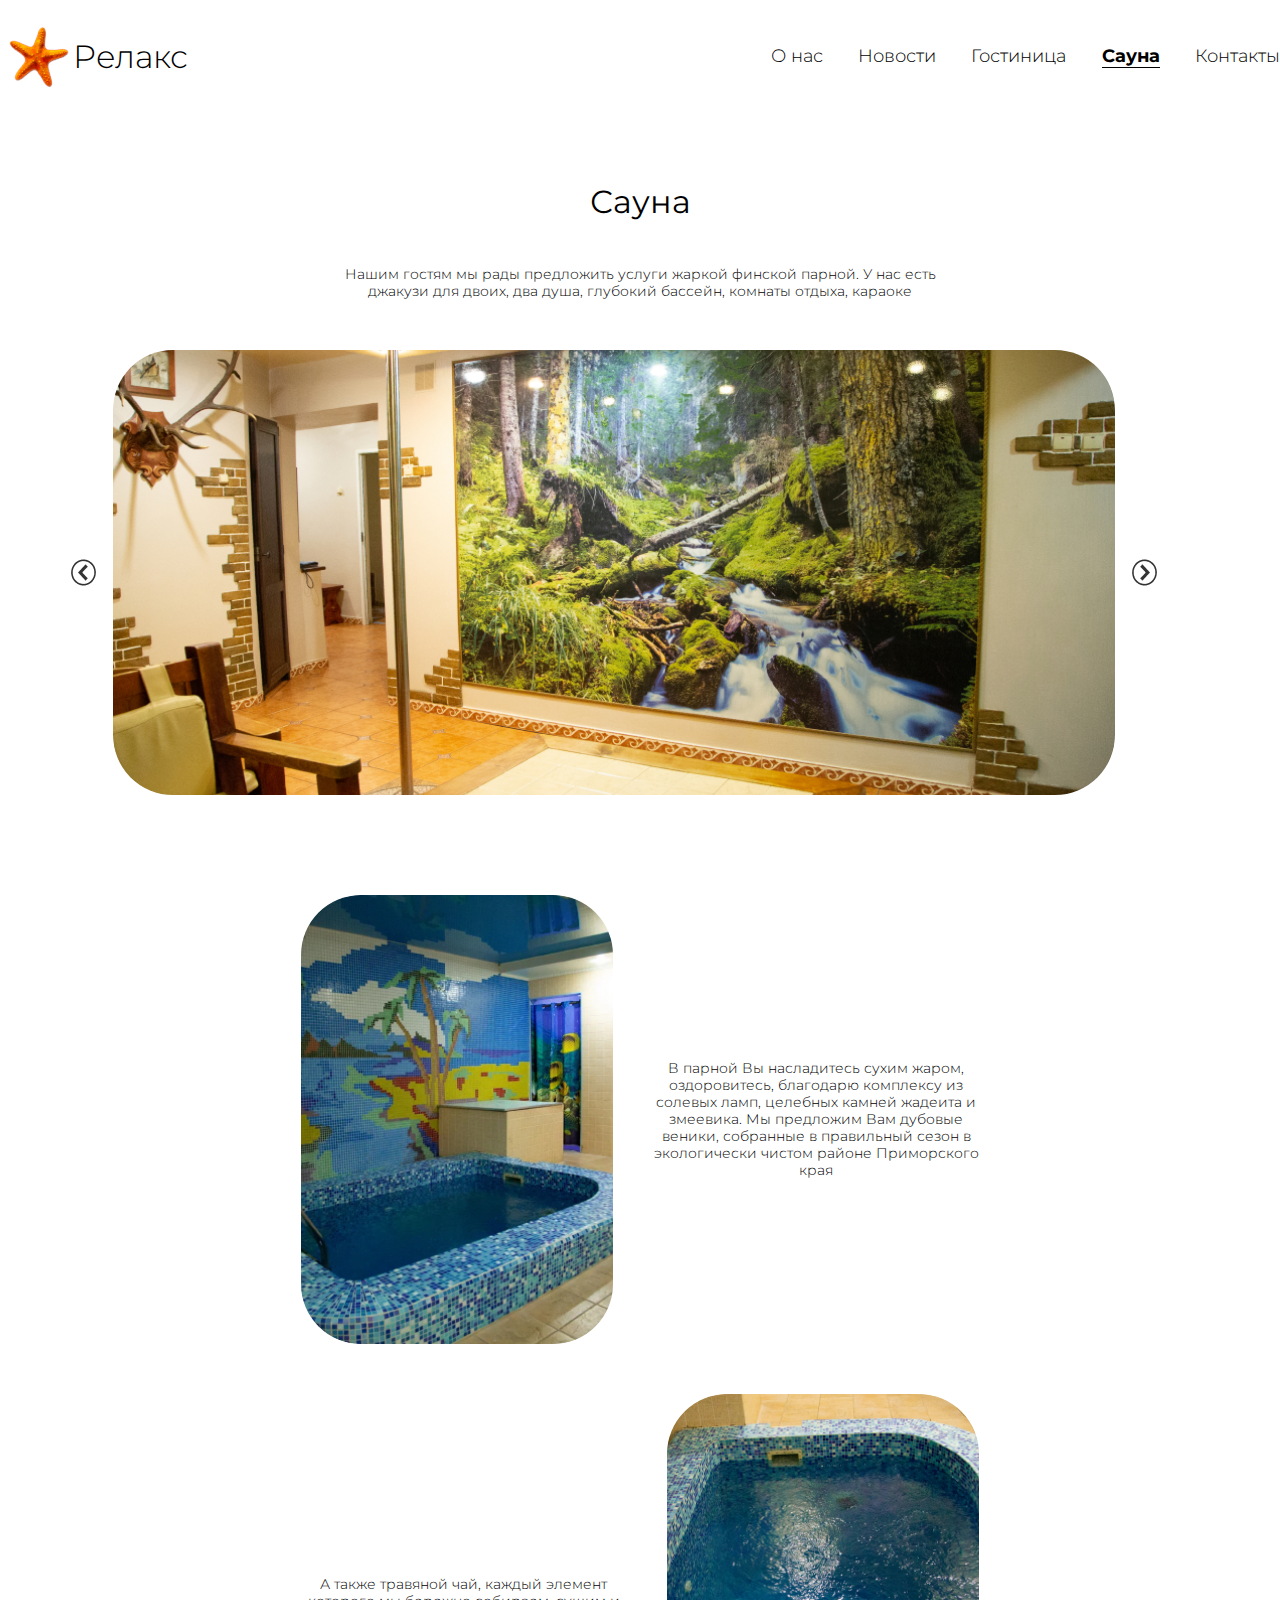
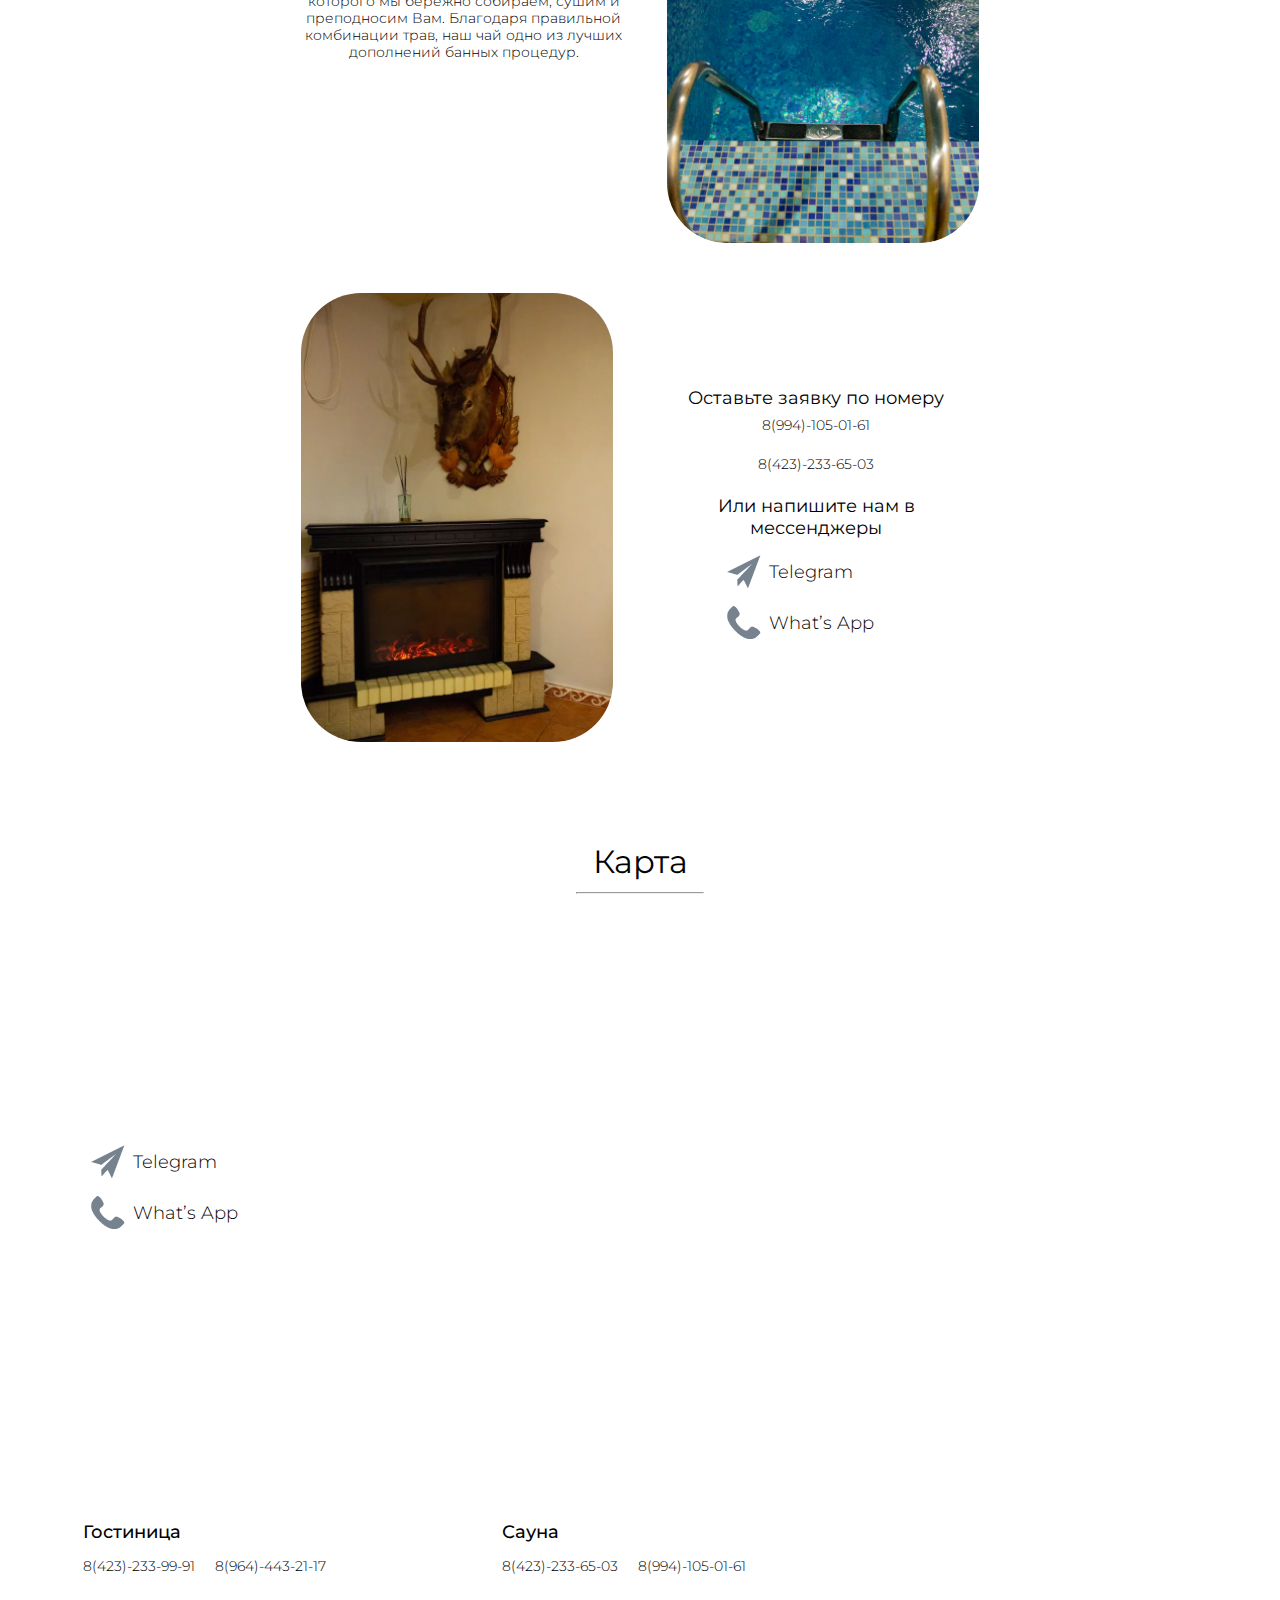
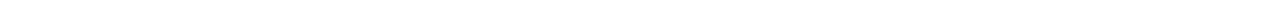
<file: sauna.html>
<!DOCTYPE html>
<html lang="ru">
<head>
    <meta charset="UTF-8">
    <meta http-equiv="X-UA-Compatible" content="IE=edge">
    <meta name="viewport" content="width=device-width, initial-scale=1.0">
    <link rel="stylesheet" href="./assets/style/style.css">
    <link rel="stylesheet" href="./assets/script/slick/slick-theme.css">
    <link rel="stylesheet" href="./assets/script/slick/slick.css">
    <link rel="icon" href="./assets/images/logo.png" type="image/png">
    <link rel="preconnect" href="https://fonts.googleapis.com">
    <link rel="preconnect" href="https://fonts.gstatic.com" crossorigin>
    <link href="https://fonts.googleapis.com/css2?family=Montserrat:wght@300;400;500;700&display=swap" rel="stylesheet">

    <title>Релакс</title>
</head>

<body>
    <div class="SAUNA-PAGE--"> <!-- NAME OF PAGE -->
                    <!-- HEADER -->

    <header>

        <div class="container">
           <a href="index.html" class="logo">
                <img src="./assets/images/logo.png" alt="">
                <h1 class="title">Релакс</h1>
            </a>
            <div class="header__burger">
                <span></span>
            </div>
            <ul class="nav" id="nav">
                <li class="nav__element">
                    <a href="index.html" class="active">О нас</a>
                </li>
                <li class="nav__element">
                    <a href="">Новости</a>
                </li>
                <li class="nav__element">
                    <a href="hotel.html">Гостиница</a>
                </li>
                <li class="nav__element">
                    <a href="">Сауна</a>
                </li>
                <li class="nav__element">
                    <a href="contacts.html">Контакты</a>
                </li>
            </ul>  
        </div>
       
    </header>

                    <!-- BANNER -->
        <h1 class="title-of-page">Сауна</h1>

        <p class="top-banner-text">
            Нашим гостям мы рады предложить услуги жаркой финской парной. У
            нас есть джакузи для двоих, два душа, глубокий бассейн, комнаты отдыха,
            караоке
        </p>

        <div class="container">
            <div class="banner">  
                <button class="arrow arrow-left banner-arrow-left">&nbsp;&nbsp;&nbsp;&nbsp;&nbsp;&nbsp;&nbsp;&nbsp;</button>
                <div class="banner__slider">
                    
                    <div class="slider banner-slider-for-js">
                        <div class="slide">
                            <div class="image" style="background-image: url('./assets/images/banners/banner_13.jpg');"></div>
                        </div>
                        <div class="slide">
                            <div class="image" style="background-image: url('./assets/images/banners/banner_9.jpg');"></div>
                        </div>
                        <div class="slide">
                            <div class="image" style="background-image: url('./assets/images/banners/banner_10.jpg');"></div>
                        </div>
                        <div class="slide">
                            <div class="image" style="background-image: url('./assets/images/banners/banner_12.jpg');"></div>
                        </div>
                        <div class="slide">
                            <div class="image" style="background-image: url('./assets/images/banners/banner_11.jpg');"></div>
                        </div>
                        <div class="slide">
                            <div class="image" style="background-image: url('./assets/images/banners/banner_8.jpg');"></div>
                        </div>
                    </div>  
                </div>
                <button class="arrow arrow-right banner-arrow-right">&nbsp;&nbsp;&nbsp;&nbsp;&nbsp;&nbsp;&nbsp;&nbsp;</button>
            </div>
    
    
        <main>
            <div class="container">
    
                        <!-- ABOUT SAUNA -->
                     
                <div class="about-sauna">
                        <!-- 1 block -->
                    <div class="block">
                        <div class="about-sauna__image">
                            <div class="img" style="background-image: url('./assets/images/photo/room-19.jpg');"></div>
                            <span></span>
                            <svg viewBox="0 0 312 445"></svg>
                        </div>
                        <div class="about-sauna__text">
                            <p>
                              В парной Вы насладитесь сухим жаром, оздоровитесь, благодарю
                            комплексу из солевых ламп, целебных 
                            камней жадеита и змеевика. 
                            Мы
                            предложим Вам дубовые веники, собранные в правильный сезон в
                            экологически чистом районе 
                            Приморского края  
                            </p>
                        </div>
                    </div>
                        <!-- 2 block -->
                    <div class="block">
                        <div class="about-sauna__image">
                            <div class="img" style="background-image: url('./assets/images/photo/room-20.jpg');"></div>
                            <span></span>
                            <svg viewBox="0 0 312 445"></svg>
                        </div>
                        <div class="about-sauna__text">
                            <p>
                              А также травяной чай,
                            каждый элемент которого мы бережно собираем, сушим и преподносим Вам.

                            Благодаря правильной комбинации трав, наш чай одно из лучших
                            дополнений банных процедур.  
                            </p>
                            
                        </div>
                    </div>
                        <!-- 3 block -->
                    <div class="block" id="sauna-feedback">
                        <div class="about-sauna__image">
                            <div class="img" style="background-image: url('./assets/images/photo/room-21.jpg');"></div>
                            <span></span>
                            <svg viewBox="0 0 312 445"></svg>
                        </div>
                        <div class="about-sauna__text">
                            <h3>Оставьте заявку по номеру</h3>
                            <p class="number"><a href="tel:+79941050161">8(994)-105-01-61</a></p>
                            <p class="number"><a href="tel:+74232336503">8(423)-233-65-03</a></p>
                            <h3>Или напишите нам в мессенджеры</h3>
                            <div class="social-networks">
                                <a href="#" class="link">
                                    <img src="./assets/images/icons/telegram.png" alt="">
                                    <p>Telegram</p>
                                </a>
                                <a href="#" class="link">
                                    <img src="./assets/images/icons/phone.png" alt="">
                                    <p>What’s App</p>
                                </a>
                            </div>
                        </div>
                    </div>
                </div>
    
    
                        <!-- MAP -->
                <div class="head-title">
                    <h1>Карта</h1>
                    <hr>
                </div>
                <div class="map">
                    <div class="map__social-networks">
                        <a href="#" class="link">
                            <img src="./assets/images/icons/telegram.png" alt="">
                            <p>Telegram</p>
                        </a>
                        <a href="#" class="link">
                            <img src="./assets/images/icons/phone.png" alt="">
                            <p>What’s App</p>
                        </a>
                    </div>
                    <div class="map__interactive-map">
                        <iframe src="https://www.google.com/maps/embed?pb=!1m18!1m12!1m3!1d2911.3124911799046!2d131.9105213158263!3d43.13996689348303!2m3!1f0!2f0!3f0!3m2!1i1024!2i768!4f13.1!3m3!1m2!1s0x5fb392261ca65701%3A0x81f3095583f08f89!2z0JPQvtGB0YLQuNC90LjRhtCwL9Ch0LDRg9C90LAgItCg0JXQm9CQ0JrQoSI!5e0!3m2!1sru!2sru!4v1669619193970!5m2!1sru!2sru" style="border:0;" allowfullscreen="" loading="lazy" referrerpolicy="no-referrer-when-downgrade"></iframe>
                    </div>
                </div>
            </div>
        </main>



    </div> <!-- END PAGE -->
    
                    <!-- FOOTER -->
                    <footer>
                        <div class="container">
                            <div class="footer__contacts">
                                <div class="block">
                                   <h3 class="title">Гостиница</h3>
                                    <p class="number"><a href="tel:+74232339991">8(423)-233-99-91</a></p>
                                    <p class="number"><a href="tel:+79644432117">8(964)-443-21-17</a></p> 
                                </div>
                                <div class="block">
                                    <h3 class="title">Сауна</h3>
                                     <p class="number"><a href="tel:+74232336503">8(423)-233-65-03</a></p>
                                     <p class="number"><a href="tel:+79941050161">8(994)-105-01-61</a></p> 
                                 </div>
                            </div>
                        </div>
                    </footer>



    <script src="./assets/script/jquery-1.11.2.min.js"></script>
    <script src="./assets/script/slick/slick.min.js"></script>
    <script src="./assets/script/main.js"></script>

</body>
</html>
</file>
<file: assets/style/style.css>
*,
*::before,
*::after {
  box-sizing: border-box;
  margin: 0;
  padding: 0;
}

body {
  font-family: 'Montserrat', sans-serif;
}

ul[class],
ol[class] {
  padding: 0;
}

a {
  text-decoration: none;
  color: #000000;
}

p {
  font-weight: 300;
  font-size: 14px;
  line-height: 17px;
}

.ABOUTUS-PAGE-- {
  margin: 0;
  padding: 0;
  width: 100%;
}

/* const bellow */

.container {
  width: 1280px;
  margin: 0 auto;
  height: 100%;
}

.head-title {
  text-align: center;
  margin: 0 auto;
  width: 100%;
  margin-bottom: 60px;
}

.head-title h1 {
  font-weight: 400;
  font-size: 32px;
  line-height: 39px;
  padding-bottom: 11px;
}

.head-title hr {
  width: 10%;
  margin: 0 auto;
}

.request-btn {
  width: 275px;
  height: 94px;
  background: #000000;
  border-radius: 20px;
  border: none;
  display: flex;
  justify-content: center;
  align-items: center;
  font-weight: 400;
  font-size: 20px;
  line-height: 24px;
}

.request-group {
  color: #ffffff;
  text-decoration: none;
  font-weight: 400;
  font-size: 18px;
  line-height: 22px;
  background: transparent;
}



/*----------------------*/
/*----------------------*/



/* header */

header {
  width: 100%;
  height: 112px;
  margin-bottom: 70px;
}

header .container {
  display: flex;
  justify-content: space-between;

}

/* logo */

a.logo {
  text-decoration: none;
  color: black;
  display: flex;
  align-items: center;
  width: 29%;
}

a.logo .title {
  font-weight: 300;
  font-size: 32px;
  line-height: 59px;
}

/* burger */

.header__burger {
  display: none;
}

/* nav */

ul.nav {
  list-style: none;
  display: flex;
  justify-content: flex-end;
  width: 69%;
  float: right;
  align-items: center;
}

.nav__element {
  margin-left: 4%;
}

.nav__element:nth-last-child() {
  margin-left: 0;
}

.nav__element a {
  text-decoration: none;
  color: black;
  font-weight: 300;
  font-size: 18px;
  line-height: 29px;
}



/* slider */

.slide {
  width: 100%;
}

.arrow {
  width: 39px;
  height: 39px;
  border: none;
}

button.arrow-left {
  margin-right: 10px;
  background: url('../images/icons/btn-left.jpg') center no-repeat;
}

button.arrow-right {
  margin-left: 10px;
  background: url('../images/icons/btn-right.jpg') center no-repeat;
}

.about-hotel__slider {
  width: 37%;
  height: 100%;
}

.about-hotel__slider .slider .slide .image {
  width: 100%;
  height: 445px;
  background-repeat: no-repeat;
  background-position: center;
  background-size: cover;
  border: none;
  border-radius: 60px;
}


/* map */

.map {
  width: 87%;
  margin: 0 auto;
  margin-bottom: 100px;
  display: flex;
  align-items: center;
}

.map__social-networks {
  width: 18%;
}

.map__social-networks .link {
  display: flex;
  align-items: center;
  text-decoration: none;
  color: #000000;
}

.map__social-networks .link p {
  font-weight: 300;
  font-size: 18px;
  line-height: 22px;
}

.map__interactive-map {
  width: 75%;
  height: 467px;
  margin-left: 5%;
}

.map__interactive-map iframe {
  width: 100%;
  height: 100%;
  border: none;
  border-radius: 60px;
}

/* footer */

footer .footer__contacts {
  width: 87%;
  margin: 0 auto;
  display: flex;
  align-items: center;
  margin-bottom: 40px;
}

footer .footer__contacts .block {
  display: flex;
  align-items: center;
  flex-wrap: wrap;
}

footer .footer__contacts .block:nth-child(1) {
  margin-right: 7%;
}
footer .footer__contacts .block .title {
  font-weight: 500;
  font-size: 18px;
  line-height: 22px;
  width: 100%;
}

.footer__contacts .block p.number:nth-child(2) {
  margin-right: 20px;
}

.footer__contacts .block p.number {
  font-weight: 300;
  font-size: 14px;
  line-height: 17px;
  margin-top: 15px;
}



/*----------------------*/
/*----------------------*/



/*----------------------------------------*/
/*----------------------------------------*/
/*             ABOUT US PAGE              */
/*----------------------------------------*/
/*----------------------------------------*/

.ABOUTUS-PAGE-- header .nav__element:nth-child(1) a {
  font-weight: 700;
  border-bottom: 1px solid black;
}

/* banner */

.ABOUTUS-PAGE-- .banner {
  display: flex;
  width: 90%;
  align-items: center;
  margin: 0 auto;
  margin-bottom: 55px;
}

.ABOUTUS-PAGE-- .banner__slider {
  width: 65%;
  height: 371px;

}


.ABOUTUS-PAGE-- .banner_text {
  margin-left: 9%;

}

.ABOUTUS-PAGE-- .banner_text h3 {
  font-weight: 500;
  font-size: 18px;
  line-height: 22px;
}

.ABOUTUS-PAGE-- .banner_text p {
  font-weight: 300;
  font-size: 14px;
  line-height: 17px;
  margin-top: 15px;
}

.ABOUTUS-PAGE-- .banner__text-block {
  margin-bottom: 35px;
}

.ABOUTUS-PAGE-- .banner__slider .slider .slide .image {
  width: 100%;
  height: 100%;
  height: 371px;
  background-repeat: no-repeat;
  background-position: center;
  background-size: cover;
  border: none;
  border-radius: 60px;
}

/* about-us */

.ABOUTUS-PAGE-- .aboutus {
  width: 41%;
  margin: 0 auto;
}

.ABOUTUS-PAGE-- .aboutus p {
  font-weight: 400;
  font-size: 14px;
  line-height: 17px;
  text-align: center;
}


/* main */

.ABOUTUS-PAGE-- main {
  margin-top: 100px;
}

/* hotel-preview */

.ABOUTUS-PAGE-- .hotel-preview {
  width: 65%;
  margin: 0 auto;
  display: flex;
  align-items: center;
  margin-bottom: 100px;
}

.ABOUTUS-PAGE-- .hotel-preview p {
  text-align: center;
  width: 47%;
}

.ABOUTUS-PAGE-- .hotel-preview__image {
  position: relative;
  margin-left: 6%;
  width: 46%;
  display: inline-block;
}

.ABOUTUS-PAGE-- .hotel-preview__image .img {
  position: absolute;
  width: 100%;
  height: 100%;
  border: none;
  border-radius: 60px;
  background: url("../images/photo/room-3.jpg") no-repeat center / cover;;
}

/* about hotel */

.ABOUTUS-PAGE-- .about-hotel {
  width: 66%;
  height: 100%;
  margin: 0 auto; 
  margin-bottom: 100px;
}

.ABOUTUS-PAGE-- .about-hotel__block {
  display: flex;
  align-items: center;
  width: 100%;
  margin-bottom: 100px;
}


.ABOUTUS-PAGE-- .about-hotel__description {
  width: 58%;
  margin-left: 7%;
}

.ABOUTUS-PAGE-- .about-hotel__description:nth-child(1) {
  margin-left: 0;
}

.ABOUTUS-PAGE-- .about-hotel__description .title {
  width: 100%;
  margin-bottom: 25px;
  font-weight: 500;
  font-size: 18px;
  line-height: 22px;
}

.ABOUTUS-PAGE-- .about-hotel__description .text {
  width: 80%;
  margin-bottom: 20px;
  font-weight: 300;
  font-size: 14px;
  line-height: 17px;
}

.ABOUTUS-PAGE-- .about-hotel__description .price {
  width: 100%;
  margin-bottom: 35px;
  font-weight: 500;
  font-size: 18px;
  line-height: 22px;
}


/* sauna */

.ABOUTUS-PAGE-- .sauna {
  width: 76%;
  margin: 0 auto;
}

.ABOUTUS-PAGE-- .sauna__image {
  position: relative;
  width: 100%;
  display: inline-block;
}

.ABOUTUS-PAGE-- .sauna__image .img {
  position: absolute;
  width: 100%;
  height: 100%;
  border: none;
  border-radius: 60px;
  background: url("../images/photo/sauna-mainpage-big-img.jpg") no-repeat center / cover;;
}

.ABOUTUS-PAGE-- .sauna__description {
  margin-top: 45px;
  height: 100%;

  margin-bottom: 100px;
  display: flex;
  align-items: center;
  justify-content: space-between;
}

.ABOUTUS-PAGE-- .sauna__description .title {
  font-weight: 400;
  font-size: 18px;
  line-height: 22px;
  margin-bottom: 32px;
  width: 100%;
  margin-top: -34px;
  text-align: center;
}

.ABOUTUS-PAGE-- .sauna__description .text {
  width: 460px;
  font-weight: 300;
  font-size: 18px;
  line-height: 22px;
  text-align: center;
}

.ABOUTUS-PAGE-- .sauna__description .price {
  margin-top: 34px;
  margin-bottom: 29px;
  width: 100%;
  text-align: center;
  font-weight: 400;
  font-size: 20px;
  line-height: 24px;
}

/* info */

.ABOUTUS-PAGE-- .info {
  width: 46%;
  margin: 0 auto;
  margin-bottom: 100px;
}

.ABOUTUS-PAGE-- .info .doc {
  margin-top: 30px;
  display: flex;
  align-items: center;
  justify-content: center;
}

.ABOUTUS-PAGE-- .info .doc .doc-title {
  padding: 15px 0 0 0;
  width: 150px;
  font-weight: 300;
  font-size: 18px;
  line-height: 22px;
  text-align: center;
}







/*----------------------------------------*/
/*----------------------------------------*/
/*                 HOTEL                  */
/*----------------------------------------*/
/*----------------------------------------*/











.HOTEL-PAGE-- header .nav__element:nth-child(3) a {
  font-weight: 700;
  border-bottom: 1px solid black;
}

.HOTEL-PAGE-- .title-of-page {
  font-weight: 400;
  font-size: 32px;
  line-height: 39px;
  margin: 0 auto;
  text-align: center; 
  margin-bottom: 45px;
}

/* hotel-preview */

.HOTEL-PAGE-- .hotel-preview {
  width: 65%;
  margin: 0 auto;
  display: flex;
  align-items: center;
  margin-bottom: 100px;
}

.HOTEL-PAGE-- .hotel-preview p {
  width: 47%;
}

.HOTEL-PAGE-- .hotel-preview__image {
  position: relative;
  margin-left: 6%;
  width: 46%;
  display: inline-block;
}

.HOTEL-PAGE-- .hotel-preview__image .img {
  position: absolute;
  width: 100%;
  height: 100%;
  border: none;
  border-radius: 60px;
  background: url("../images/photo/room-18.jpg") no-repeat center / cover;;
}


/* about hotel */

.HOTEL-PAGE-- .about-hotel {
  width: 66%;
  height: 100%;
  margin: 0 auto; 
  margin-bottom: 100px;
}

.HOTEL-PAGE-- .about-hotel__block {
  display: flex;
  align-items: center;
  width: 100%;
  margin-bottom: 100px;
}


.HOTEL-PAGE-- .about-hotel__description {
  width: 58%;
  margin-left: 7%;
}

.HOTEL-PAGE-- .about-hotel__description:nth-child(1) {
  margin-left: 0;
}

.HOTEL-PAGE-- .about-hotel__description .title {
  width: 100%;
  margin-bottom: 25px;
  font-weight: 500;
  font-size: 18px;
  line-height: 22px;
}

.HOTEL-PAGE-- .about-hotel__description .text {
  width: 80%;
  margin-bottom: 30px;
  font-weight: 300;
  font-size: 14px;
  line-height: 17px;
}

.HOTEL-PAGE-- .about-hotel__description .price {
  width: 100%;
  margin-bottom: 17px;
  font-weight: 500;
  font-size: 18px;
  line-height: 22px;
}

.HOTEL-PAGE-- .about-hotel__description .request-group .request-btn {
  margin-top: 31px;
}


/* feedback */

.HOTEL-PAGE-- .feedback {
  width: 100%;
  display: flex;
  justify-content: center;
  margin-bottom: 100px;
}

.HOTEL-PAGE-- .feedback .block {
  width: 37%;

  text-align: center;
}

.HOTEL-PAGE-- .feedback .block:nth-child(1) {
  margin-right: 5%;
  width: 22%;
}

.HOTEL-PAGE-- .feedback .block .title {
  font-weight: 400;
  font-size: 18px;
  line-height: 22px;
  margin-bottom: 20px;
}

.HOTEL-PAGE-- .feedback .block .feedback_input {
  width: 61%;
  padding-bottom: 14px;
  border: none;
  border-bottom: 1px solid black;
  text-align: center;

  font-weight: 300;
  font-size: 14px;
  line-height: 17px;
  color: rgba(0, 0, 0, 0.6);
}

.HOTEL-PAGE-- .feedback .block .feedback_input:nth-child(2n) {
  margin-bottom: 32px;
}

.HOTEL-PAGE-- .feedback .block .message {
  margin: 20px 0;
}

.HOTEL-PAGE-- .feedback .block .message{
  text-align: center;
  padding-top: 11px;
  background-color: rgba(0, 0, 0, 0.03);
  min-height: 30px;
  min-width: 97%;
  width: 97%;
  height: 112px;
  max-width: 97%;
  max-height: 202px;
  border: none;
  border-radius: 20px;

  font-weight: 300;
  font-size: 14px;
  line-height: 17px;
  color: rgba(0, 0, 0, 0.6);
}

.HOTEL-PAGE-- .feedback .block .text {
  margin-bottom: 20px;
  text-align: left;
}

.HOTEL-PAGE-- .feedback .block .number {
  margin-bottom: 16px;
}

.HOTEL-PAGE-- .feedback .block .number:nth-child(3) {
  margin-bottom: 33px;
}

.HOTEL-PAGE-- .feedback .block .link {
  display: flex;
  align-items: center;
  text-decoration: none;
  color: #000000;
  width: 33%;
  margin: 0 auto;
}

.HOTEL-PAGE-- .feedback .block p {
  font-weight: 300;
  font-size: 18px;
  line-height: 22px;
}










/*----------------------------------------*/
/*----------------------------------------*/
/*                 SAUNA                  */
/*----------------------------------------*/
/*----------------------------------------*/




.SAUNA-PAGE-- header .nav__element:nth-child(4) a {
  font-weight: 700;
  border-bottom: 1px solid black;
}


/* banner */

.SAUNA-PAGE-- .title-of-page {
  font-weight: 400;
  font-size: 32px;
  line-height: 39px;
  margin: 0 auto;
  text-align: center; 
  margin-bottom: 45px;
}

.top-banner-text {
  text-align: center;
  width: 50%;
  margin: 0 auto;
  margin-bottom: 50px;
}

.SAUNA-PAGE-- .banner {
  display: flex;
  width: 90%;
  align-items: center;
  margin: 0 auto;
  margin-bottom: 55px;
}

.SAUNA-PAGE-- .banner__slider {
  width: 87%;
  height: 445px;
}

.SAUNA-PAGE-- .banner__slider .slider .slide .image {
  width: 100%;
  height: 445px;
  background-repeat: no-repeat;
  background-position: center;
  background-size: cover;
  border: none;
  border-radius: 60px;
}

/* about sauna */

.SAUNA-PAGE-- .about-sauna {
  width: 53%;
  margin: 100px auto;
}

.SAUNA-PAGE-- .about-sauna .block {
  display: flex;
  align-items: center;
  margin-bottom: 50px;
}

.SAUNA-PAGE-- .about-sauna .block:nth-child(2n) {
  flex-flow: wrap;
}

.SAUNA-PAGE-- .about-sauna .block:nth-child(2n) .about-sauna__text {
  order: 0;
  margin-right: 6%;
}

.SAUNA-PAGE-- .about-sauna .block:nth-child(2n) .about-sauna__image {
  order: 1;
  margin-right: 0;
}

.SAUNA-PAGE-- .about-sauna__text {
  width: 48%;
  text-align: center;
}

.SAUNA-PAGE-- .about-sauna__image {
  position: relative;
  margin-right: 6%;
  width: 46%;
  display: inline-block;
}

.SAUNA-PAGE-- .about-sauna__image .img {
  position: absolute;
  width: 100%;
  height: 100%;
  border: none;
  border-radius: 60px;
  background: no-repeat center / cover;;
}


.SAUNA-PAGE-- .about-sauna .about-sauna__text h3 {
  font-weight: 400;
  font-size: 18px;
  line-height: 22px;
  margin-bottom: 8px;
}

.SAUNA-PAGE-- .about-sauna .about-sauna__text p {
  font-weight: 300;
  font-size: 14px;
  line-height: 17px;
}

.SAUNA-PAGE-- .about-sauna .about-sauna__text p.number:nth-child(2n) {
  margin-bottom: 16px;
}

.SAUNA-PAGE-- .about-sauna .about-sauna__text p.number:nth-child(1n) {
  margin-bottom: 22px;
}


.SAUNA-PAGE-- .about-sauna__text .social-networks {
  width: 60%;
  margin: 0 auto;
}

.SAUNA-PAGE-- .about-sauna__text .social-networks .link {
  display: flex;
  align-items: center;
  text-decoration: none;
  color: #000000;
}

.SAUNA-PAGE-- .about-sauna__text .social-networks .link p {
  font-weight: 300;
  font-size: 18px;
  line-height: 22px;
}


/*----------------------------------------*/
/*----------------------------------------*/
/*                CONTACTS                */
/*----------------------------------------*/
/*----------------------------------------*/

.CONTACTS-PAGE-- header .nav__element:nth-child(5) a {
  font-weight: 700;
  border-bottom: 1px solid black;
}

.CONTACTS-PAGE-- .info {
  width: 74%;
  margin: 0 auto;
  display: flex;
  align-items: center;
  margin-bottom: 100px;
}

.CONTACTS-PAGE-- .info .about-company {
  width: 51%;
}

.CONTACTS-PAGE-- .info .about-company .title {
  font-weight: 500;
  font-size: 32px;
  line-height: 39px;
  margin-bottom: 18px;
}

.CONTACTS-PAGE-- .info h3 {
  font-weight: 500;
  font-size: 18px;
  line-height: 22px;
  margin-bottom: 10px;
}

.CONTACTS-PAGE-- .info p {
  font-weight: 300;
  font-size: 14px;
  line-height: 17px;
  margin-bottom: 10px;
}

.CONTACTS-PAGE-- .info p:last-child {
  margin-bottom: 0;
}

.CONTACTS-PAGE-- .info .contacts {
  width: 27%;
  margin-left: 21%;
}

.CONTACTS-PAGE-- .info .contacts .block {
  text-align: center;
}

.CONTACTS-PAGE-- .info .contacts .block:nth-child(1) {
  margin-bottom: 55px;
}










/*----------------------------------------*/
/*----------------------------------------*/
/*                  MEDIA                 */
/*----------------------------------------*/
/*----------------------------------------*/







@media screen and (max-width: 1024px) {



/*----------------------*/
/*----------------------*/



  .container {
    width: 100%;
  }

  /* header */

  header {
    padding: 0 20px;
  }


/* map */

.map {
  width: 96%;
  margin: 0 2%;
  margin-bottom: 40px;
}

.map__social-networks {
  width: 20%;
}


/*----------------------*/
/*----------------------*/


  
/*             ABOUT US PAGE              */



/* banner */

  .ABOUTUS-PAGE-- .banner {
    width: 96%;
    margin: 0 2%;
    margin-bottom: 40px;
    flex-wrap: wrap;
  }

  .ABOUTUS-PAGE-- .banner__slider {
    width: 85%;
    margin: 0 auto;
    margin-bottom: 40px;
  }

  .ABOUTUS-PAGE-- .banner_text {
    width: 90%;
    display: flex;
    align-items: center;
    justify-content: center;
    margin: 0 auto;
  }

  .ABOUTUS-PAGE-- .banner_text .banner__text-block {
    width: 45%;
  }

  .ABOUTUS-PAGE-- .banner_text .banner__text-block:nth-child(1) {
    margin-right: 10px;
  }

  .ABOUTUS-PAGE-- .banner__text-block h3 {
    width: 100%;
  }

  .ABOUTUS-PAGE-- .banner__text-block p {
    width: 40%;
    display: inline-block;

  }

  .ABOUTUS-PAGE-- .banner__text-block p:nth-child(2) {
    margin-right: 10px;
  }

/* aboutus */

  .ABOUTUS-PAGE-- .aboutus {
    width: 60%;
  }

/* sauna */

  .ABOUTUS-PAGE-- .sauna {
    width: 96%;
    margin: 0 2%;
  }

/* hotel preview */

  .ABOUTUS-PAGE-- .hotel-preview {
    width: 96%;
    margin: 0 2%;
    margin-bottom: 100px;
  }

/* about hotel */

.ABOUTUS-PAGE-- .about-hotel {
  width: 80%;
}



/*                 HOTEL                  */


/* info */

  .HOTEL-PAGE-- .info {
    width: 60%;
  }

/* about hotel */


  .HOTEL-PAGE-- .about-hotel {
    width: 80%;
  }

/* hotel preview */

  .HOTEL-PAGE-- .hotel-preview {
    width: 96%;
    margin: 0 2%;
    margin-bottom: 100px;
  }

/* feedback */

  .HOTEL-PAGE-- .feedback .block {
    width: 40%;
  }

  .HOTEL-PAGE-- .feedback .block:nth-child(1) {
    width: 40%;
  }

  .HOTEL-PAGE-- .feedback .block .link {
    width: 50%;
  }





/*             CONTACTS              */


  .CONTACTS-PAGE-- .info {
    width: 90%;
    justify-content: space-between;
  }

  .CONTACTS-PAGE-- .info .about-company {
    width: 60%;
  }

  .CONTACTS-PAGE-- .info .contacts {
    margin-left: 0;
  }






/*              SAUNA PAGE               */



.SAUNA-PAGE-- .about-sauna {
  width: 80%;
}

.SAUNA-PAGE-- .about-sauna__text {
  width: 38%;
}

.SAUNA-PAGE-- .about-sauna .block {
  justify-content: center;
}

.SAUNA-PAGE-- .about-sauna__text .social-networks {
  width: 70%;
}


}

@media screen and (max-width: 800px) {



/*----------------------*/
/*----------------------*/


.head-title hr {
  width: 15%;
}



/* header */

.logo {
  z-index: 2;
}

ul.nav {
  position: fixed;
  left: 0;
  width: 100%;
  height: 50%;
  background-color: rgb(226, 226, 226);
  z-index: 1;
  justify-content: center;
  padding: 100px 0;
  display: block;
  border: none;
  border-radius: 0 0 60px 60px;
  transition: all 0.3s ease 0s;
  top: -50%;
}

ul.nav.active {
  top: 0;
  display: block;
  transition: all 0.3s ease 0s;
}

.nav__element {
  margin: 0 auto;
  width: 20%;
  text-align: center;
  margin-bottom: 10px;
  width: 100%;
}

/* burger */

.header__burger {
  display: block;
  position: relative;
  width: 30px;
  height: 20px;
  z-index: 2;
  top: 54px;
  float: right;
}

.header__burger.active::before {
  transform: rotate(45deg);
  top: 5px;
}

.header__burger.active::after {
  transform: rotate(-45deg);
  top: 4px;
}

.header__burger::before,
.header__burger::after {
  content: " ";
  background-color: grey;
  position: absolute;
  width: 100%;
  height: 2px;
  left: 0;
}

  .header__burger::before {

  top: 10px;
}

/* slider */

.about-hotel__slider {
  width: 79%;
  margin-bottom: 40px;
}

.about-hotel__block button.arrow {
  margin: 0;
}


/* map */

.map {
  flex-flow: wrap;
}

.map .map__social-networks {
  display: flex;
  width: 100%;
  order: 1;
  justify-content: center;
  margin-top: 40px;
}

.map .map__social-networks .link:nth-child(2) {
  margin-left: 20px;
}

.map .map__interactive-map {
  width: 100%;
  margin: 0;
  order: 0;
}


/*----------------------*/
/*----------------------*/



/*             ABOUT US PAGE              */


  /* banner */

  .ABOUTUS-PAGE-- .banner__slider {
    margin-left: 0;
    margin-right: 0;
    width:80%;
    margin: 0 auto;
    margin-bottom: 40px;
  }

  .ABOUTUS-PAGE-- .banner .arrow {
    margin-right: 0;
    margin-left: 0;
  }
  .ABOUTUS-PAGE-- .banner {
    width: 100%;
    margin-left: 0;
    margin-right: 0;
  }

  .ABOUTUS-PAGE-- .banner .banner_text {
    flex-wrap: wrap;
    margin-bottom: 20px;
  }

  .ABOUTUS-PAGE-- .banner .banner__text-block {
    width: 100%;
    margin: 0 0;
    padding: 0 0 0 12%;
  }

  .ABOUTUS-PAGE-- .banner_text .banner__text-block:nth-child(1) {
    margin: 0 0 30px 0;
  }

  .ABOUTUS-PAGE-- .banner .banner__text-block p {
    width: 120px;
  }

/* aboutus */

  .ABOUTUS-PAGE-- .aboutus {
    width: 80%;
  }

/* main */

  .ABOUTUS-PAGE-- main {
    margin-top: 20%;
  }

/* hotel peview */

  .ABOUTUS-PAGE-- .hotel-preview {
    justify-content: center;
    align-items: unset;
    flex-flow: wrap;
  }

  .ABOUTUS-PAGE-- .hotel-preview p.hotel-preview__text {
    width: 90%;
    margin-top: 30px;
    display: block;
    float: right;
    order: 1;
  }

  .ABOUTUS-PAGE-- .hotel-preview__image {
    width: 96%;
    float: left;
    margin-left: 0;
    order: 0;
  }

  /* about hotel */

  .ABOUTUS-PAGE-- .about-hotel {
  width: 96%;
  margin: 0 2%;
}

.ABOUTUS-PAGE-- .about-hotel__block {
  flex-wrap: wrap;
  width: 100%;
  align-items: center;
  margin-bottom: 100px;
  justify-content: center;
}

.ABOUTUS-PAGE-- .about-hotel__description {
  width: 80%;
  display: flex;
  flex-wrap: wrap;
  justify-content: center;
  margin-left: 0;
}
.ABOUTUS-PAGE-- .about-hotel__description .text,
.ABOUTUS-PAGE-- .about-hotel__description .price,
.ABOUTUS-PAGE-- .about-hotel__description .title {
  width: 80%;
}

.ABOUTUS-PAGE-- .about-hotel__block:nth-child(2) {
  flex-flow: wrap;
}

.ABOUTUS-PAGE-- .about-hotel__block:nth-child(2) .about-hotel__slider {
  order: 0;
}

.ABOUTUS-PAGE-- .about-hotel__block:nth-child(2) .about-hotel__description {
  order: 1;
}


/* sauna */

  .ABOUTUS-PAGE-- .sauna__description {
    flex-wrap: wrap;
    justify-content: center;
  }

  .ABOUTUS-PAGE-- .sauna__description .text {
    width: 100%;
  }

  .ABOUTUS-PAGE-- .sauna__description .title {
    margin-bottom: 10px;
  }

/* info */

  .ABOUTUS-PAGE-- .info {
    width: 90%;
  }




/*                 HOTEL                  */

/* hotel peview */

.HOTEL-PAGE-- .hotel-preview {
  justify-content: center;
  align-items: unset;
  flex-flow: wrap;
}

.HOTEL-PAGE-- .hotel-preview p.hotel-preview__text {
  width: 90%;
  margin-top: 30px;
  display: block;
  float: right;
  order: 1;
}

.HOTEL-PAGE-- .hotel-preview__image {
  width: 96%;
  float: left;
  margin-left: 0;
  order: 0;
}

/* about hotel */

.HOTEL-PAGE-- .about-hotel {
  width: 96%;
  margin: 0 2%;
}

.HOTEL-PAGE-- .about-hotel__block {
  flex-wrap: wrap;
  width: 100%;
  align-items: center;
  margin-bottom: 100px;
  justify-content: center;
}

.HOTEL-PAGE-- .about-hotel__description {
  width: 80%;
  display: flex;
  flex-wrap: wrap;
  justify-content: center;
  margin-left: 0;
}
.HOTEL-PAGE-- .about-hotel__description .text,
.HOTEL-PAGE-- .about-hotel__description .price,
.HOTEL-PAGE-- .about-hotel__description .title {
  width: 80%;
}

.HOTEL-PAGE-- .about-hotel__block:nth-child(2) {
  flex-flow: wrap;
}

.HOTEL-PAGE-- .about-hotel__block:nth-child(2) .about-hotel__slider {
  order: 0;
}

.HOTEL-PAGE-- .about-hotel__block:nth-child(2) .about-hotel__description {
  order: 1;
}

/* feedback */

.HOTEL-PAGE-- .feedback {
  flex-wrap: wrap;
}

.HOTEL-PAGE-- .feedback .block {
  width: 80%;

}

.HOTEL-PAGE-- .feedback .block:nth-child(1) {
  width: 80%;
  margin-bottom: 50px;
  margin-right: 0;
}

.HOTEL-PAGE-- .feedback .block .text {
  width: 80%;
  margin: 0 auto;
  margin-bottom: 20px;
}

.HOTEL-PAGE-- .feedback .block .request-group {
  margin: 0 auto;
  display: flex;
  justify-content: center;
}

.HOTEL-PAGE-- .feedback .block .link {
  width: 50%;    
  justify-content: center;
}

.HOTEL-PAGE-- .feedback .block .link:nth-child(5) {
  padding-right: 25px;
}



/*             CONTACTS              */


.CONTACTS-PAGE-- .info {
  flex-wrap: wrap;
  justify-content: center;
}

.CONTACTS-PAGE-- .info .about-company {
  width: 75%;
  margin-bottom: 50px;
}

.CONTACTS-PAGE-- .info .about-company .title {
  margin-bottom: 50px;
}

.CONTACTS-PAGE-- .info .about-company h3,
.CONTACTS-PAGE-- .info .about-company p {
  text-align: center;
}

.CONTACTS-PAGE-- .info .contacts {
  width: 98%;
  display: flex;
  justify-content: center;

}

.CONTACTS-PAGE-- .info .contacts .block:nth-child(1) {
  margin-bottom: 0;
  margin-right: 5%;
}






/*              SAUNA PAGE               */

.SAUNA-PAGE-- .about-sauna .block {
  flex-wrap: wrap;
}

.SAUNA-PAGE-- .about-sauna__image {
  width: 86%;
  margin-right: 0;
  margin-bottom: 20px;
}

.SAUNA-PAGE-- .about-sauna__text {
  width: 86%;
}

.SAUNA-PAGE-- .about-sauna .block:nth-child(2n) .about-sauna__image {
  order: 0;
}

.SAUNA-PAGE-- .about-sauna .block:nth-child(2n) .about-sauna__text {
  order: 1;
}

.SAUNA-PAGE-- .about-sauna__text .social-networks .link {
  justify-content: center;
}

.SAUNA-PAGE-- .about-sauna__text .social-networks .link:nth-child(1) {
  padding-right: 25px;
}




}

@media screen and (max-width: 400px) {



/*----------------------*/
/*----------------------*/

.head-title hr {
  width: 20%;
}

  .container {
    width: 100%;
    margin: 0;
  }

/* header */

  header {
    padding: 0 5px;
    margin-bottom: 20px;
  }

/* slider */

  .about-hotel__slider {
    width: 72%;
  }

  /* map */  

.map {
  margin-bottom: 30px;
}

.map__social-networks {
  flex-wrap: wrap;
}

.map__social-networks .link {
  width: 100%;
  justify-content: center;
}

.map .map__social-networks .link:nth-child(1) {
  padding-right: 25px;
}

.map .map__social-networks .link:nth-child(2) {
  margin: 0;
}


  /* footer */  

  footer .footer__contacts {
    flex-wrap: wrap;
  }
  
  footer .footer__contacts .block:nth-child(1) {
    margin-right: 0;
    margin-left: 0;
    margin: 0 auto;
    margin-bottom: 20px;

  }

  footer .footer__contacts .block {
    flex-wrap: wrap;
    text-align: center;
    justify-content: center;
    margin: 0 auto;
  }

  .footer__contacts .block p.number {
    width: 100%;
  }

  .footer__contacts .block p.number:nth-child(2) {
    margin-right: 0px;
  }



  /*----------------------*/
  /*----------------------*/



/*             ABOUT US PAGE              */


/* banner */

  .ABOUTUS-PAGE-- .banner__slider, 
  .ABOUTUS-PAGE-- .banner .arrow {
    display: none;
  }
  .ABOUTUS-PAGE-- .banner {
    width: 98%;
    margin: 0 1%;
    margin-bottom: 30px;
    justify-content: center;
  }

  .ABOUTUS-PAGE-- .banner .banner__text-block {
    text-align: center;
    width: 100%;
    padding: 0;
  }

  .ABOUTUS-PAGE-- .banner__text-block p:nth-child(2) {
    margin-right: 0;
    width: 100%;
  }

/* hotel preview */  

  .ABOUTUS-PAGE-- .hotel-preview {
    margin-bottom: 50px;
  }

/* about hotel */  

  .ABOUTUS-PAGE-- .about-hotel {
    width: 100%;
    margin: 0;
  }



/* sauna */  

  .ABOUTUS-PAGE-- .sauna__image {
    display: none;
  }




  /*                 HOTEL                  */

/* hotel preview */  

  .HOTEL-PAGE-- .hotel-preview {
    margin-bottom: 50px;
  }

  .HOTEL-PAGE-- .about-hotel {
    width: 100%;
    margin: 0;
  }

/* feedback */ 

  .HOTEL-PAGE-- .feedback .block,
  .HOTEL-PAGE-- .feedback .block:nth-child(1) {
    width: 96%;
    margin-left: 2%;
    margin-right: 2%;
  }
  
  .HOTEL-PAGE-- .feedback .block .link {
    width: 70%;
  }


/*             CONTACTS              */


  .CONTACTS-PAGE-- .info {
    width: 90%;
  }

  .CONTACTS-PAGE-- .info .about-company {
    width: 100%;
  }

  .CONTACTS-PAGE-- .info .about-company .title {
    width: 100%;
    font-size: 24px;
  }

  .CONTACTS-PAGE-- .info .contacts {
    width: 100%;
    flex-wrap: wrap;
  }

  .CONTACTS-PAGE-- .info .contacts .block {
    width: 100%;
  }

  .CONTACTS-PAGE-- .info .contacts .block:nth-child(1) {
    margin: 0 0 50px 0;
  }


/*              SAUNA PAGE               */

.SAUNA-PAGE-- .banner {
  display: none;
}

.SAUNA-PAGE-- .top-banner-text {
  width: 90%;
}

.SAUNA-PAGE-- .about-sauna{
  width: 96%;
}

.SAUNA-PAGE-- .about-sauna__image {
  width: 90%;
}

.SAUNA-PAGE-- .about-sauna {
  margin-top: 50px;
}

.SAUNA-PAGE-- .about-sauna__text .social-networks .link:nth-child(1) {
  padding-right: 0px;
}

}
</file>
